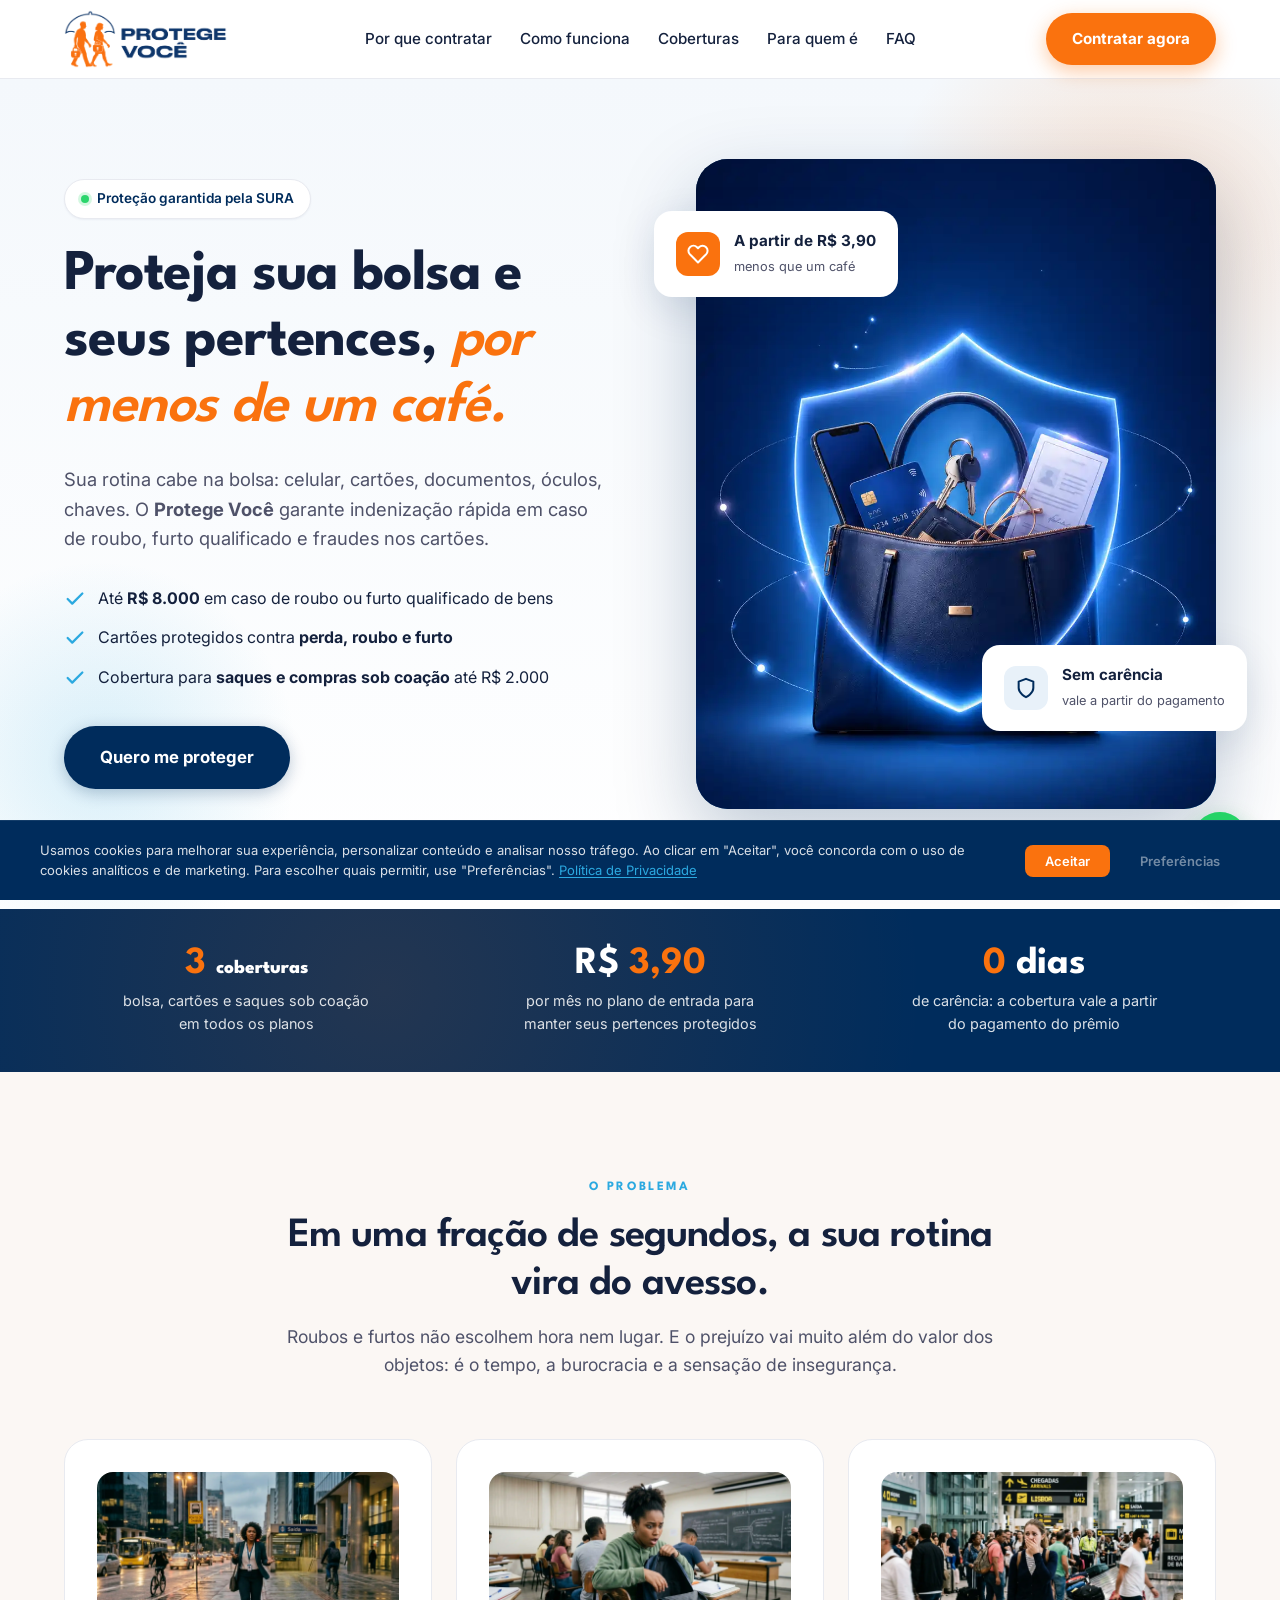
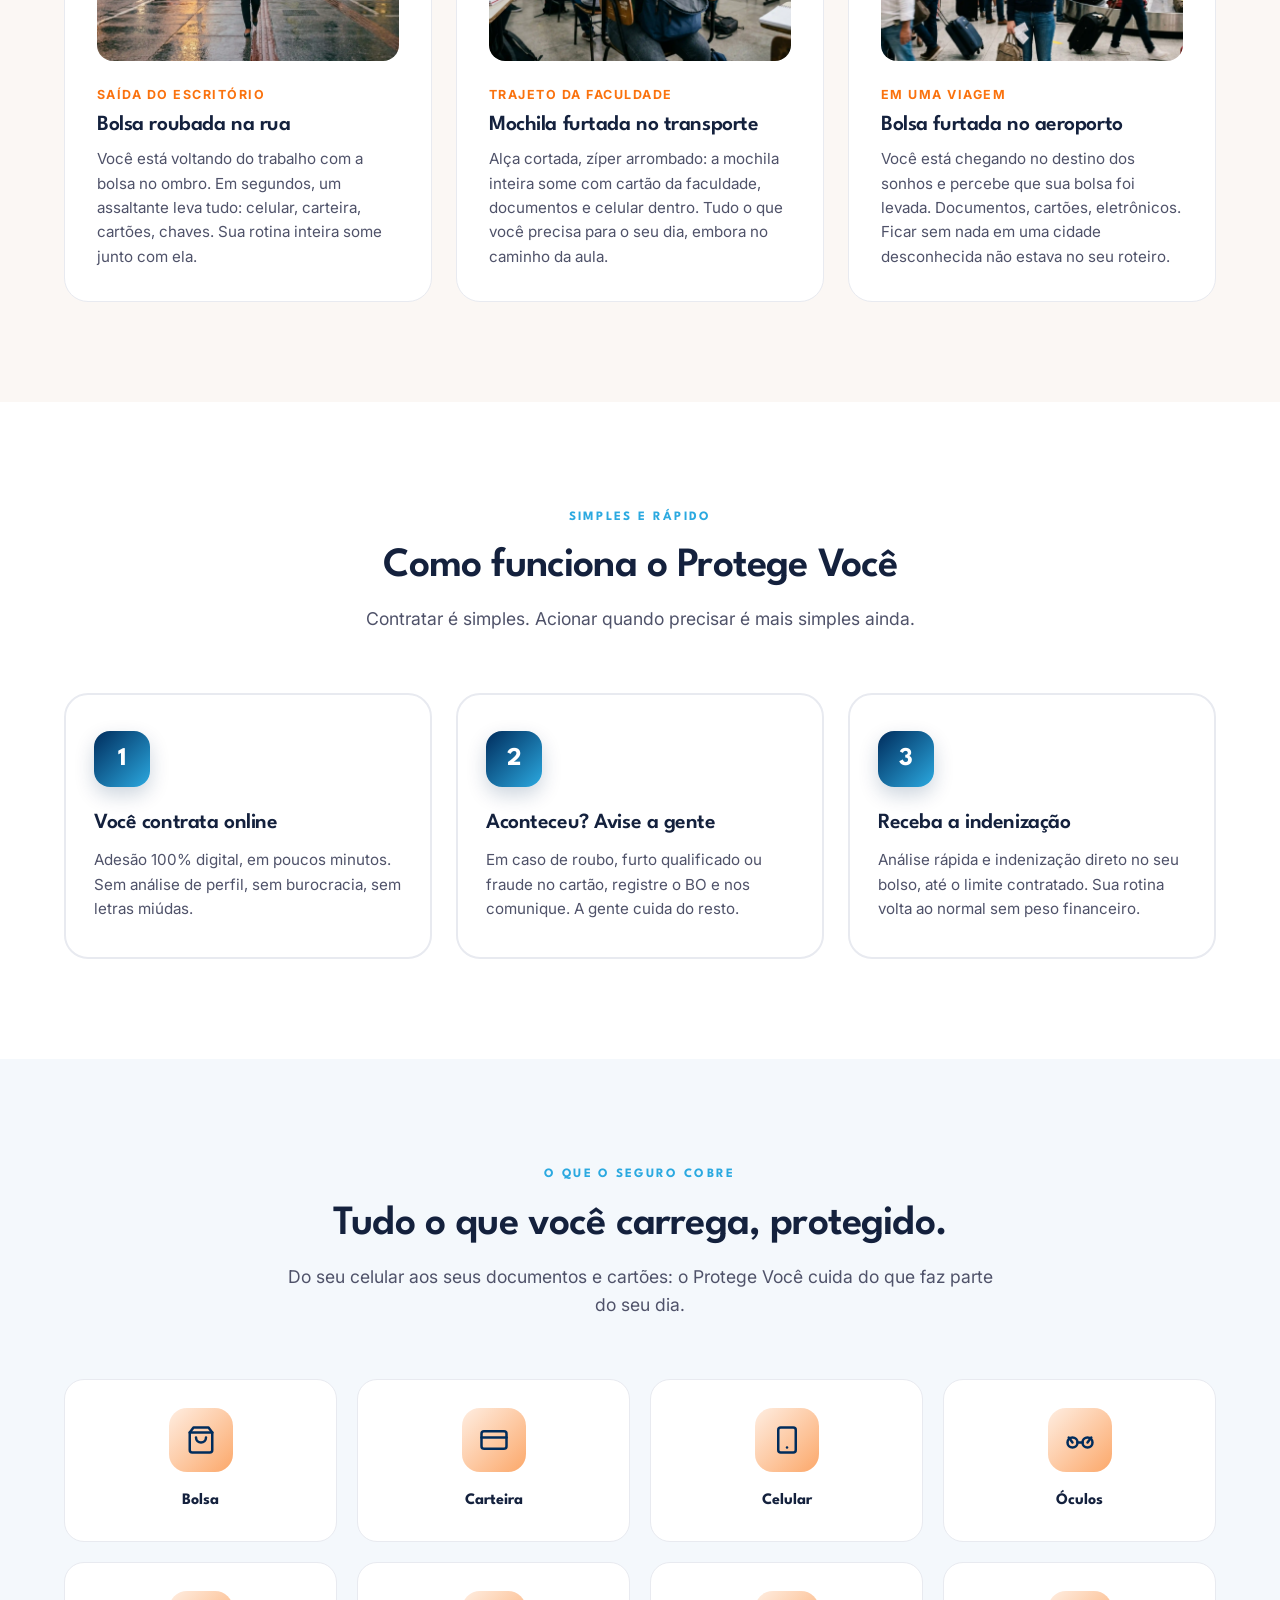
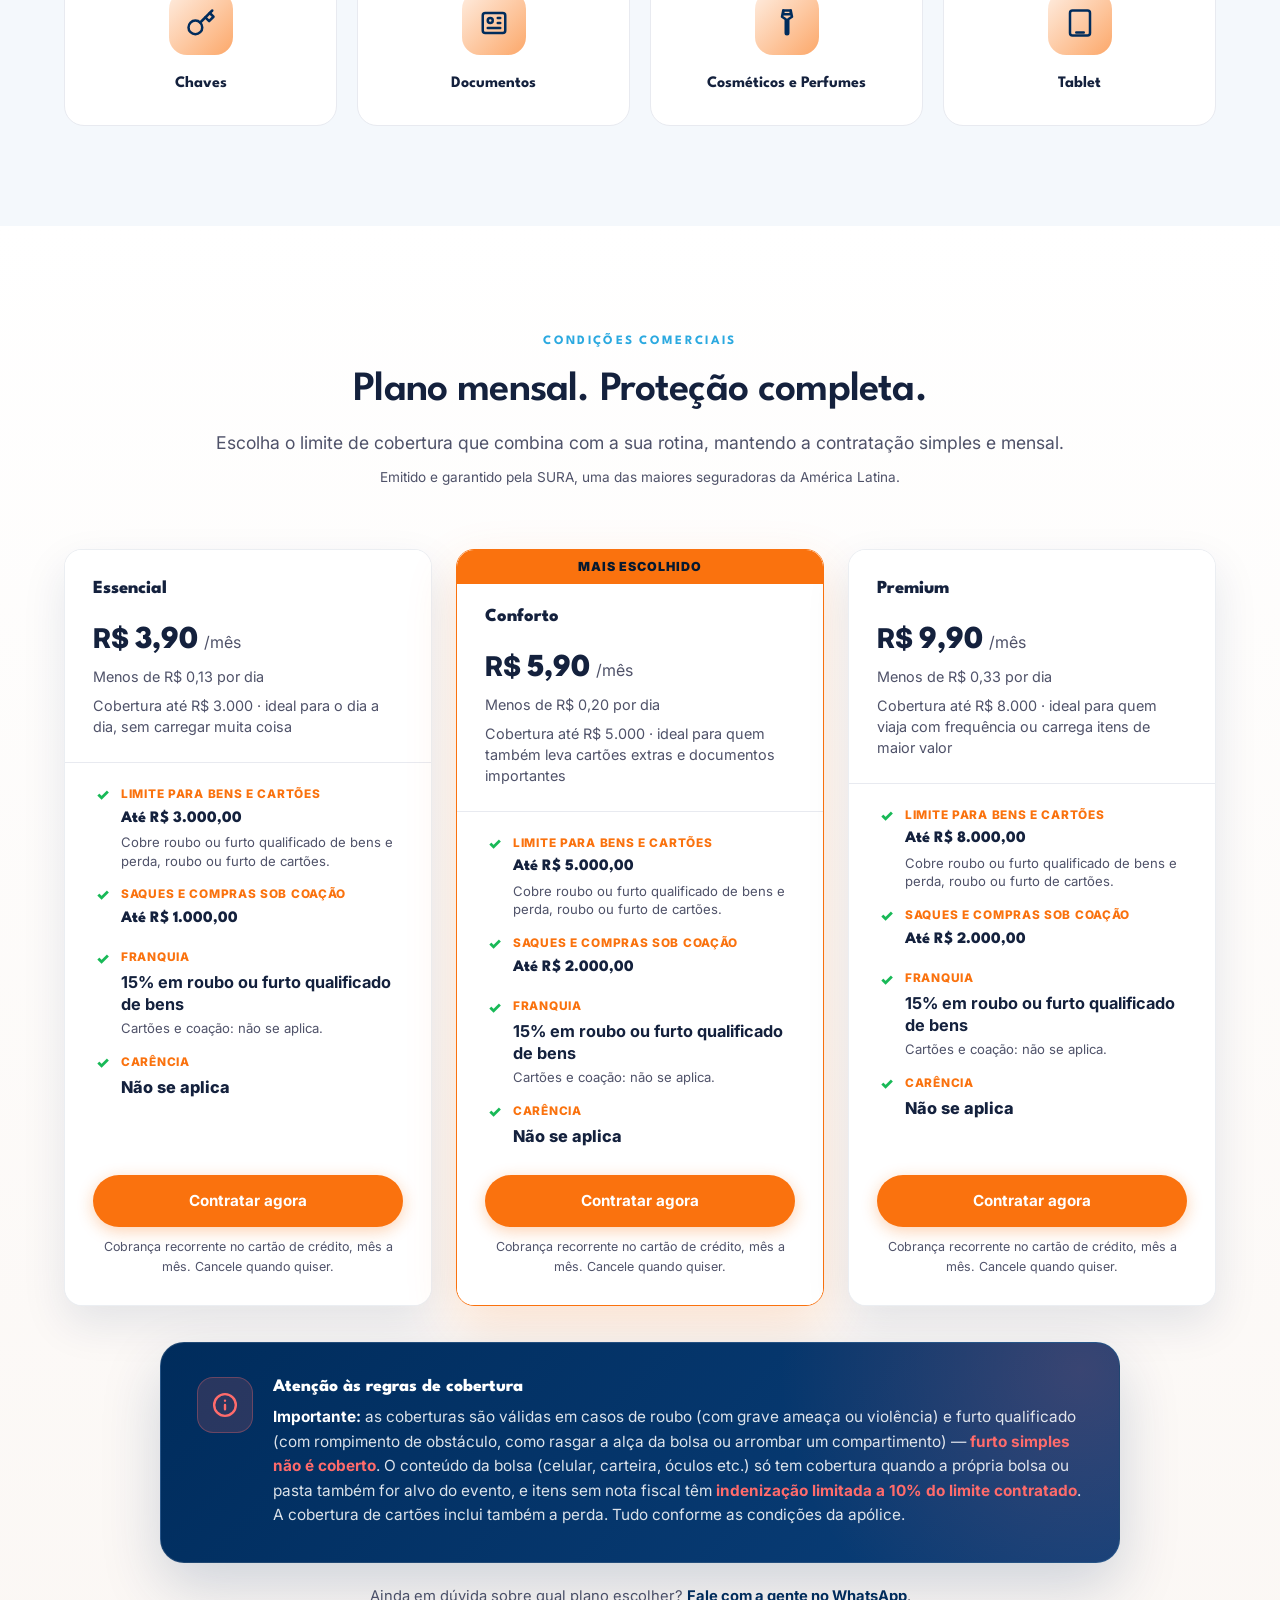
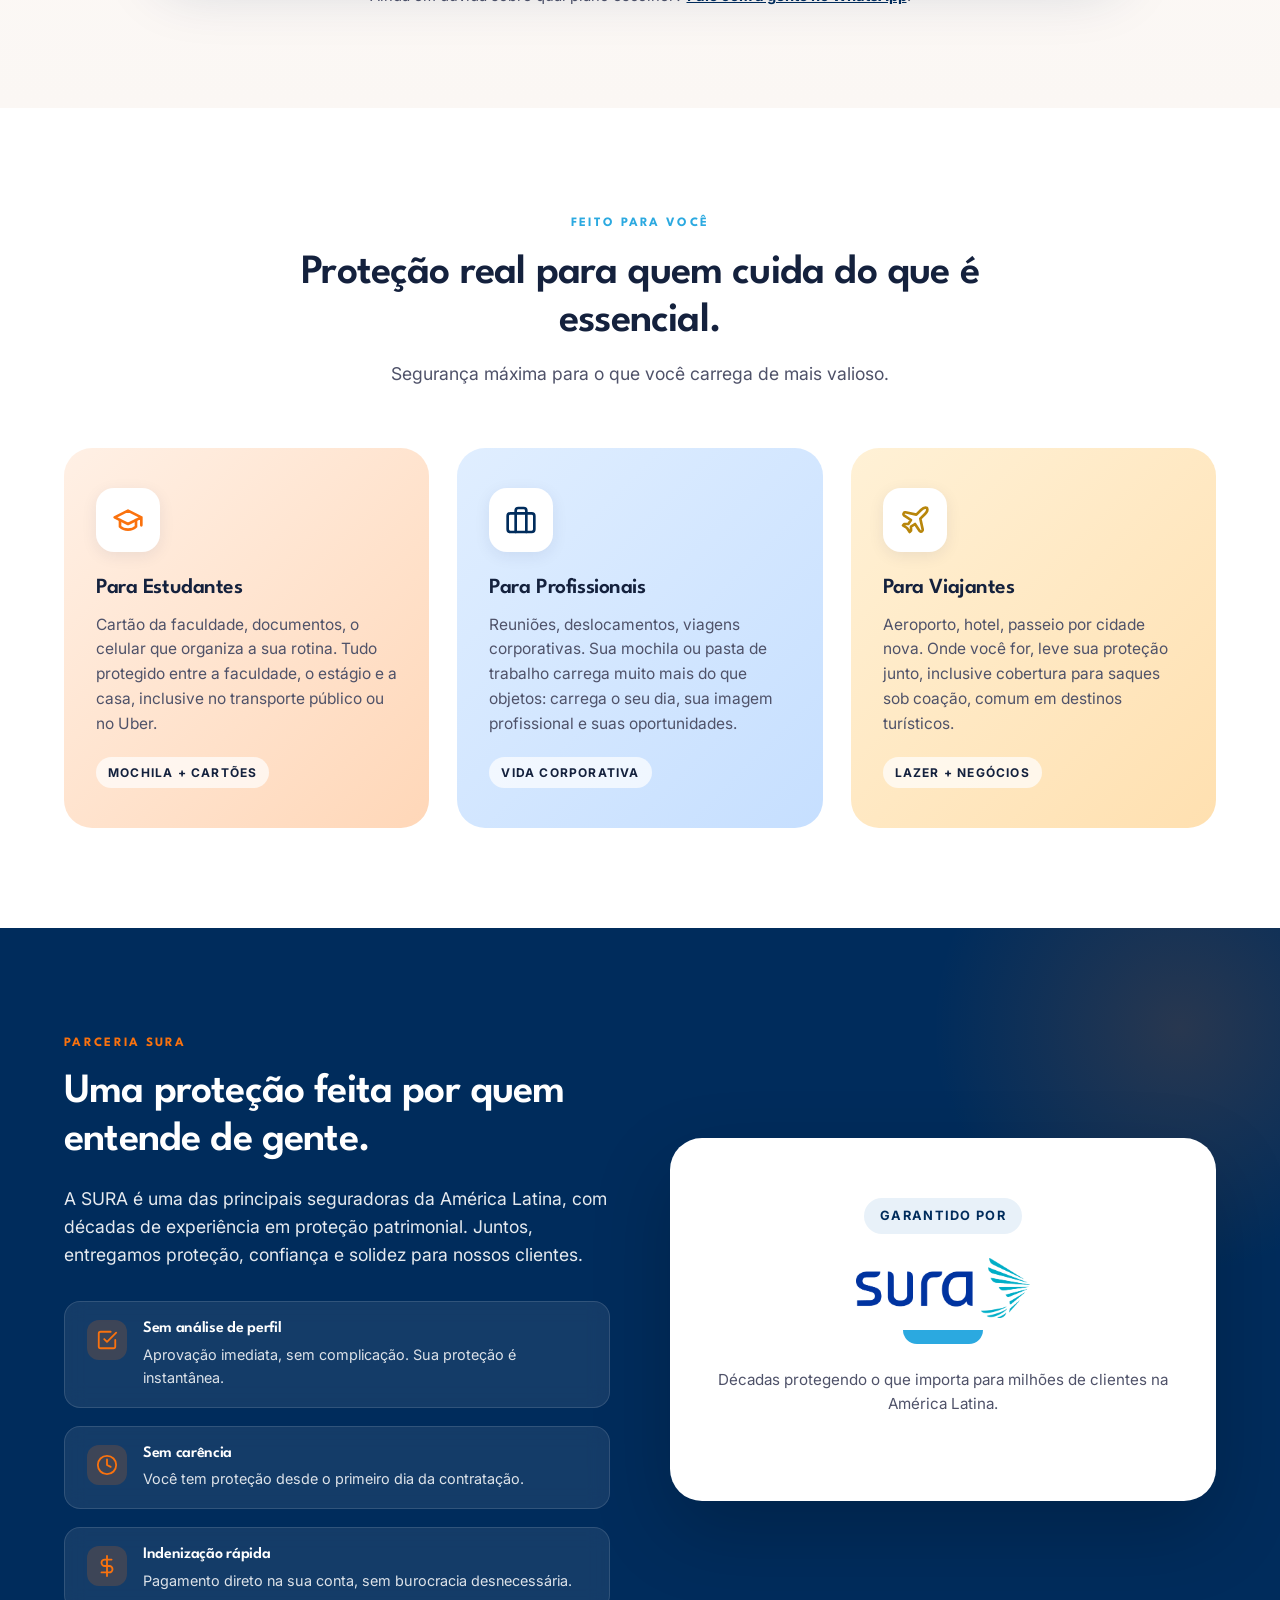
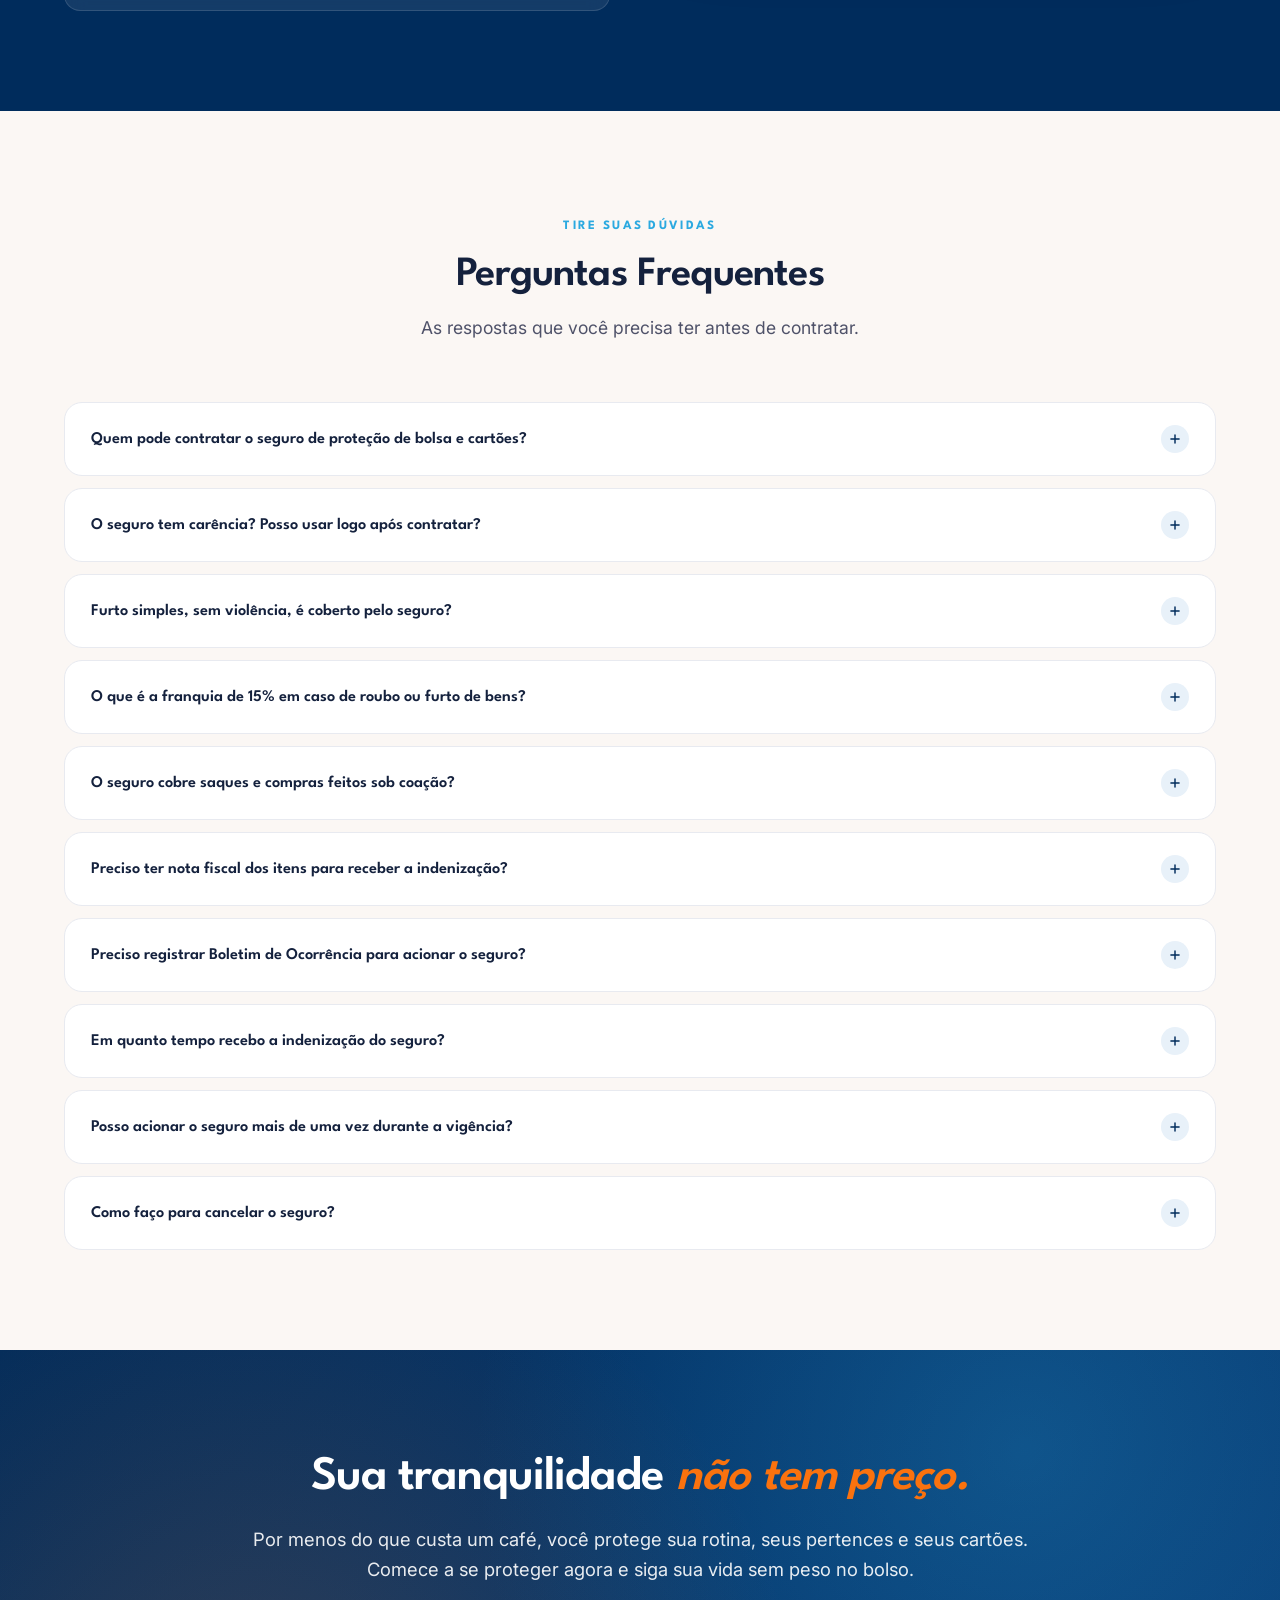
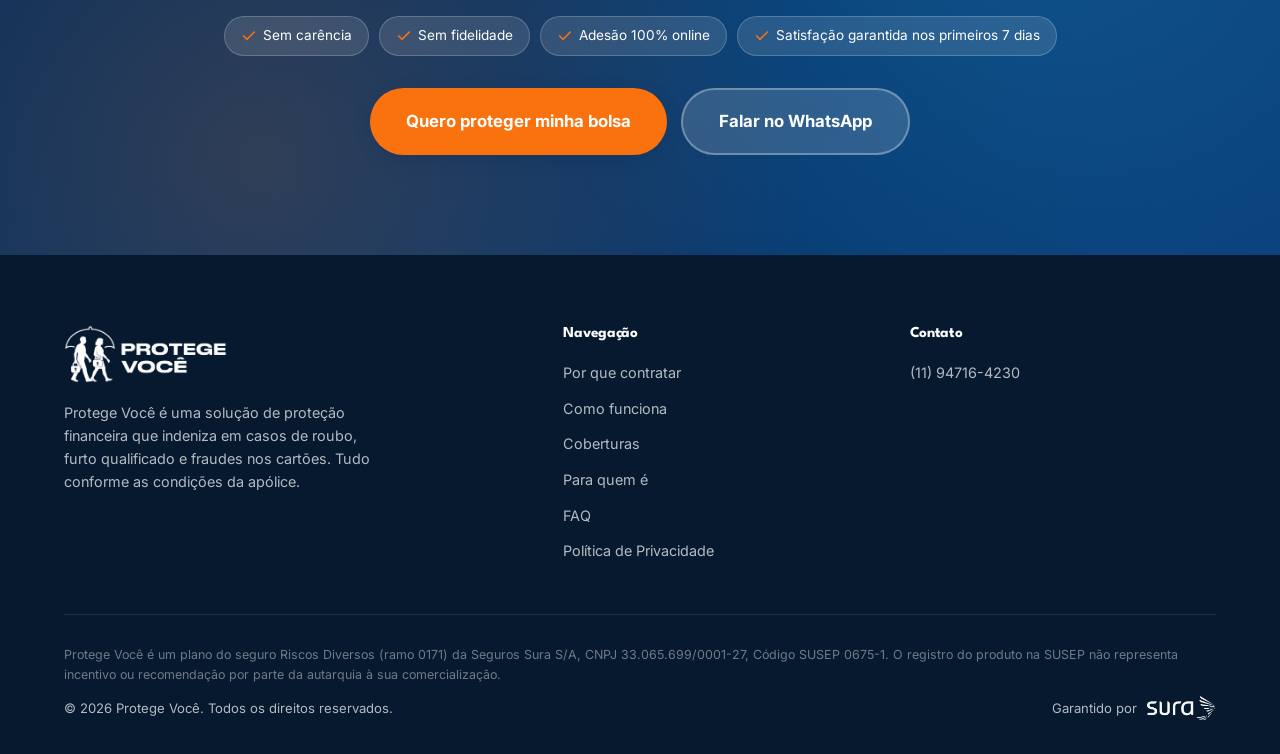
<file: index.html>
<!DOCTYPE html>
<html lang="pt-BR">
<head>
<meta charset="UTF-8" />
<meta name="viewport" content="width=device-width, initial-scale=1.0" />
<title>Protege Você | Proteja sua bolsa por menos de 15 centavos por dia</title>
<meta name="description" content="Proteja sua bolsa, celular, cartões e documentos contra roubo e furto qualificado. São R$ 3,90 por mês, menos de 15 centavos por dia." />
<meta name="robots" content="index, follow" />
<meta name="keywords" content="seguro de bolsa, seguro contra roubo, seguro furto qualificado, proteção de cartões, seguro Protege Você, seguro SURA" />

<link rel="canonical" href="https://portal.pingseguro.com.br/" />

<!-- Open Graph / Facebook, WhatsApp, LinkedIn -->
<meta property="og:type" content="website" />
<meta property="og:locale" content="pt_BR" />
<meta property="og:site_name" content="Protege Você" />
<meta property="og:title" content="Protege Você | Proteja sua bolsa por menos de 15 centavos por dia" />
<meta property="og:description" content="Proteja sua bolsa, celular, cartões e documentos contra roubo e furto qualificado. São R$ 3,90 por mês, menos de 15 centavos por dia." />
<meta property="og:url" content="https://portal.pingseguro.com.br/" />
<meta property="og:image" content="https://portal.pingseguro.com.br/assets/og-protege-voce.jpg" />
<meta property="og:image:alt" content="Protege Você: proteja sua bolsa por menos de 15 centavos por dia, a partir de R$ 3,90 por mês" />
<meta property="og:image:type" content="image/jpeg" />
<meta property="og:image:width" content="1200" />
<meta property="og:image:height" content="630" />

<!-- Twitter / X Card -->
<meta name="twitter:card" content="summary_large_image" />
<meta name="twitter:title" content="Protege Você | Proteja sua bolsa por menos de 15 centavos por dia" />
<meta name="twitter:description" content="Proteja sua bolsa, celular, cartões e documentos contra roubo e furto qualificado. São R$ 3,90 por mês, menos de 15 centavos por dia." />
<meta name="twitter:image" content="https://portal.pingseguro.com.br/assets/og-protege-voce.jpg" />

<link rel="preconnect" href="https://fonts.googleapis.com" />
<link rel="preconnect" href="https://fonts.gstatic.com" crossorigin />
<link href="https://fonts.googleapis.com/css2?family=Inter:wght@400;500;600;700&family=League+Spartan:wght@300;400;500;600;700;800;900&display=swap" rel="stylesheet" media="print" onload="this.media='all'">
<noscript><link href="https://fonts.googleapis.com/css2?family=Inter:wght@400;500;600;700&family=League+Spartan:wght@300;400;500;600;700;800;900&display=swap" rel="stylesheet"></noscript>

<style>
:root {
  --azul-sura: #002C5C;
  --azul-sura-2: #0A3F7A;
  --azul-acento: #2BA9E0;
  --azul-claro: #E8F1F9;
  --azul-suave: #F4F8FC;
  --laranja-suave: #FA720E;
  --laranja-acento: #FA720E;
  --coral: #FF6B6B;
  --creme: #FBF7F4;
  --branco: #FFFFFF;
  --texto: #14213D;
  --texto-suave: #4F5269;
  --texto-claro: #8A8FA3;
  --borda: #E8EAF0;
  --sombra-sm: 0 1px 2px rgba(0, 44, 92, 0.05);
  --sombra-md: 0 4px 16px rgba(0, 44, 92, 0.08);
  --sombra-lg: 0 12px 40px rgba(0, 44, 92, 0.12);
  --transition: all 0.3s cubic-bezier(0.4, 0, 0.2, 1);
}

* { margin: 0; padding: 0; box-sizing: border-box; }
html { scroll-behavior: smooth; }
body {
  font-family: 'Inter', system-ui, -apple-system, sans-serif;
  color: var(--texto);
  background: var(--branco);
  line-height: 1.6;
  -webkit-font-smoothing: antialiased;
  overflow-x: hidden;
}

.container { max-width: 1200px; margin: 0 auto; padding: 0 24px; }

h1, h2, h3, h4 { font-family: 'League Spartan', sans-serif; font-weight: 600; line-height: 1.15; letter-spacing: -0.02em; color: var(--texto); }
h1 { font-size: clamp(2.2rem, 5vw, 3.6rem); font-weight: 700; }
h2 { font-size: clamp(1.8rem, 3.5vw, 2.6rem); }
h3 { font-size: 1.35rem; font-weight: 600; }
.eyebrow { display: inline-block; font-family: 'League Spartan', sans-serif; font-size: 0.8rem; font-weight: 700; color: var(--azul-acento); letter-spacing: 0.18em; text-transform: uppercase; margin-bottom: 1rem; }

/* ===== HEADER / NAV ===== */
.header {
  position: sticky; top: 0; z-index: 100;
  background: rgba(255,255,255,0.92);
  backdrop-filter: blur(14px);
  border-bottom: 1px solid var(--borda);
}
.nav { display: grid; grid-template-columns: minmax(142px, 1fr) auto minmax(190px, 1fr); align-items: center; gap: 28px; min-height: 78px; padding: 10px 0; }
.logo { display: flex; align-items: center; gap: 10px; font-weight: 800; font-size: 1.05rem; color: var(--azul-sura); text-decoration: none; }
.nav > .btn { justify-self: end; }
.nav > .logo { justify-content: flex-start; width: auto; height: 58px; }
.logo-mark {
  width: 38px; height: 38px; border-radius: 12px;
  background: linear-gradient(135deg, var(--azul-sura), var(--azul-acento));
  display: flex; align-items: center; justify-content: center;
  box-shadow: var(--sombra-md);
}
.logo-mark svg { width: 22px; height: 22px; color: white; }
.logo-text { display: flex; flex-direction: column; line-height: 1.05; }
.logo-text strong { font-size: 1rem; }
.logo-text span { font-size: 0.7rem; font-weight: 500; color: var(--texto-suave); letter-spacing: 0.05em; }
.brand-logo-img { display: block; width: auto; max-width: 42vw; height: 58px; object-fit: contain; object-position: left center; }
.footer-brand .logo { display: inline-flex; width: auto; margin-bottom: 18px; }
.footer-brand .brand-logo-img { width: auto; max-width: none; height: 58px; filter: brightness(0) invert(1); }

.nav-links { display: flex; justify-content: center; gap: 28px; }
.nav-links a { color: var(--texto); text-decoration: none; font-weight: 500; font-size: 0.95rem; transition: var(--transition); }
.nav-links a:hover { color: var(--azul-acento); }

.btn { display: inline-flex; align-items: center; justify-content: center; gap: 8px; padding: 14px 26px; border-radius: 999px; font-weight: 700; font-size: 0.95rem; text-decoration: none; transition: var(--transition); cursor: pointer; border: none; }
.btn-primary { background: var(--azul-sura); color: var(--branco); box-shadow: 0 4px 16px rgba(0, 44, 92, 0.25); }
.btn-primary:hover { background: var(--azul-sura-2); transform: translateY(-2px); box-shadow: 0 8px 24px rgba(0, 44, 92, 0.35); }
.btn-secondary { background: transparent; color: var(--azul-sura); border: 2px solid var(--azul-sura); }
.btn-secondary:hover { background: var(--azul-sura); color: var(--branco); }
.btn-accent { background: var(--laranja-acento); color: var(--branco); box-shadow: 0 4px 16px rgba(250, 114, 14, 0.32); }
.btn-accent:hover { background: #D95F0B; transform: translateY(-2px); }
.btn-cta-piscante {
  background: var(--laranja-acento);
  color: var(--branco);
  box-shadow: 0 6px 20px rgba(250, 114, 14, 0.38);
  animation: ctaBlink 1.35s ease-in-out infinite;
}
.btn-cta-piscante:hover {
  background: #D95F0B;
  transform: translateY(-2px);
  box-shadow: 0 10px 28px rgba(250, 114, 14, 0.45);
}
.btn-lg { padding: 18px 36px; font-size: 1.05rem; }

.menu-toggle { display: none; background: none; border: none; color: var(--texto); cursor: pointer; width: 40px; height: 40px; align-items: center; justify-content: center; border-radius: 10px; }
.menu-toggle:hover { background: var(--azul-claro); }

.skip-link {
  position: absolute; left: 16px; top: -60px; z-index: 200;
  background: var(--azul-sura); color: var(--branco); padding: 12px 20px;
  border-radius: 10px; text-decoration: none; font-weight: 700; font-size: 0.9rem;
  transition: top 0.2s ease;
}
.skip-link:focus { top: 16px; }

/* ===== HERO ===== */
.hero { position: relative; padding: 80px 0 100px; background: linear-gradient(180deg, var(--azul-suave) 0%, var(--branco) 100%); overflow: hidden; }
.hero::before {
  content: ''; position: absolute; top: -100px; right: -100px; width: 500px; height: 500px;
  background: radial-gradient(circle, rgba(250, 114, 14, 0.18) 0%, transparent 70%);
  pointer-events: none;
}
.hero::after {
  content: ''; position: absolute; bottom: -50px; left: -100px; width: 400px; height: 400px;
  background: radial-gradient(circle, rgba(43, 169, 224, 0.18) 0%, transparent 70%);
  pointer-events: none;
}
.hero-grid { display: grid; grid-template-columns: 1.1fr 1fr; gap: 60px; align-items: center; position: relative; z-index: 2; }

.trust-badge { display: inline-flex; align-items: center; gap: 8px; padding: 8px 16px; background: var(--branco); border: 1px solid var(--borda); border-radius: 999px; font-size: 0.85rem; font-weight: 600; color: var(--azul-sura); margin-bottom: 24px; box-shadow: var(--sombra-sm); }
.trust-badge .dot { width: 8px; height: 8px; border-radius: 50%; background: #2BD56C; box-shadow: 0 0 0 3px rgba(43, 213, 108, 0.2); }

.hero h1 { margin-bottom: 24px; }
.hero h1 em { font-style: italic; color: var(--laranja-acento); font-weight: 600; }
.hero-sub { font-size: 1.15rem; color: var(--texto-suave); margin-bottom: 32px; max-width: 540px; }

.hero-bullets { list-style: none; margin-bottom: 36px; display: flex; flex-direction: column; gap: 14px; }
.hero-bullets li { display: flex; align-items: flex-start; gap: 12px; font-size: 1rem; color: var(--texto); }
.hero-bullets li svg { flex-shrink: 0; width: 22px; height: 22px; color: var(--azul-acento); margin-top: 2px; }

.hero-cta { display: flex; gap: 16px; flex-wrap: wrap; }

.hero-visual { position: relative; }
.hero-card {
  position: relative; aspect-ratio: 4/5; border-radius: 32px;
  background: linear-gradient(135deg, var(--azul-sura) 0%, var(--azul-sura-2) 50%, var(--azul-acento) 100%);
  overflow: hidden;
  box-shadow: 0 30px 80px rgba(0, 44, 92, 0.25);
}
.hero-card::before {
  content: ''; position: absolute; inset: 0;
  background-image: radial-gradient(circle at 20% 30%, rgba(255,255,255,0.15) 0%, transparent 40%), radial-gradient(circle at 80% 70%, rgba(250, 114, 14, 0.22) 0%, transparent 50%);
}
.hero-bag-illustration { position: absolute; inset: 0; display: flex; align-items: center; justify-content: center; }
.hero-bag-illustration svg { width: 60%; height: auto; color: rgba(255,255,255,0.95); filter: drop-shadow(0 12px 32px rgba(0,0,0,0.25)); }

.hero-floating {
  position: absolute; padding: 18px 22px; background: var(--branco); border-radius: 18px;
  box-shadow: var(--sombra-lg); display: flex; align-items: center; gap: 14px;
}
.hero-floating-1 { top: 8%; left: -8%; }
.hero-floating-2 { bottom: 12%; right: -6%; }
.hero-floating .icon-circle { width: 44px; height: 44px; border-radius: 12px; display: flex; align-items: center; justify-content: center; flex-shrink: 0; }
.hero-floating .icon-rosa { background: var(--laranja-suave); color: var(--branco); }
.hero-floating .icon-azul { background: var(--azul-claro); color: var(--azul-sura); }
.hero-floating-text strong { display: block; font-size: 0.95rem; color: var(--texto); }
.hero-floating-text span { font-size: 0.8rem; color: var(--texto-suave); }

/* ===== HIGHLIGHT BAR ===== */
.highlight-bar { background: var(--azul-sura); padding: 36px 0; color: var(--branco); position: relative; overflow: hidden; }
.highlight-bar::before { content: ''; position: absolute; inset: 0; background: radial-gradient(circle at 30% 50%, rgba(250, 114, 14, 0.14) 0%, transparent 60%); }
.highlight-grid { display: grid; grid-template-columns: repeat(3, 1fr); gap: 30px; position: relative; z-index: 2; }
.highlight-item { text-align: center; }
.highlight-item .num { font-family: 'League Spartan', sans-serif; font-size: 2.4rem; font-weight: 700; color: var(--branco); line-height: 1; }
.highlight-item .num .small { font-family: 'League Spartan', sans-serif; font-size: 1.2rem; font-weight: 800; letter-spacing: 0; }
.highlight-item .num em { color: var(--laranja-suave); font-style: normal; }
.highlight-item .label { font-size: 0.9rem; opacity: 0.85; margin-top: 6px; max-width: 260px; margin-left: auto; margin-right: auto; }

/* ===== SECTIONS GERAL ===== */
section { padding: 100px 0; }
.section-head { text-align: center; max-width: 720px; margin: 0 auto 60px; }
.section-head p { font-size: 1.1rem; color: var(--texto-suave); margin-top: 14px; }

/* ===== PROBLEM ===== */
.problem { background: var(--creme); }
.problem-grid { display: grid; grid-template-columns: repeat(3, 1fr); gap: 24px; }
.problem-card {
  background: var(--branco); border-radius: 24px; padding: 32px;
  border: 1px solid var(--borda); transition: var(--transition);
  position: relative; overflow: hidden;
}
.problem-card:hover { transform: translateY(-6px); box-shadow: var(--sombra-lg); border-color: var(--laranja-suave); }
.problem-card-img {
  aspect-ratio: 16/10; border-radius: 16px; margin-bottom: 24px;
  background: linear-gradient(135deg, var(--azul-claro), var(--laranja-suave));
  display: flex; align-items: center; justify-content: center;
  position: relative; overflow: hidden;
}
.problem-card-img svg { width: 56px; height: 56px; color: var(--azul-sura); position: relative; z-index: 2; }
.problem-card-img::before { content: ''; position: absolute; inset: 0; background-image: radial-gradient(circle at 70% 30%, rgba(255,255,255,0.4), transparent 50%); }
.problem-card .tag { font-size: 0.78rem; font-weight: 700; color: var(--laranja-acento); letter-spacing: 0.12em; text-transform: uppercase; margin-bottom: 8px; }
.problem-card h3 { margin-bottom: 10px; }
.problem-card p { color: var(--texto-suave); font-size: 0.95rem; }

/* ===== HOW IT WORKS ===== */
.steps-grid { display: grid; grid-template-columns: repeat(3, 1fr); gap: 24px; position: relative; }
.step {
  background: var(--branco); border: 2px solid var(--borda); border-radius: 24px;
  padding: 36px 28px; position: relative; transition: var(--transition);
}
.step:hover { border-color: var(--azul-acento); transform: translateY(-4px); box-shadow: var(--sombra-md); }
.step-num {
  width: 56px; height: 56px; border-radius: 16px;
  background: linear-gradient(135deg, var(--azul-sura), var(--azul-acento));
  color: var(--branco); display: flex; align-items: center; justify-content: center;
  font-family: 'League Spartan', sans-serif; font-size: 1.6rem; font-weight: 700;
  margin-bottom: 24px; box-shadow: 0 8px 20px rgba(0, 44, 92, 0.2);
}
.step h3 { margin-bottom: 12px; }
.step p { color: var(--texto-suave); font-size: 0.95rem; }

/* ===== COVERTURAS ===== */
.coberturas { background: var(--azul-suave); }
.coberturas-grid { display: grid; grid-template-columns: repeat(4, 1fr); gap: 20px; }
.cobertura-item {
  background: var(--branco); border-radius: 20px; padding: 28px 20px; text-align: center;
  border: 1px solid var(--borda); transition: var(--transition);
}
.cobertura-item:hover { transform: translateY(-4px); box-shadow: var(--sombra-md); border-color: var(--azul-acento); }
.cobertura-item .icon-wrap {
  width: 64px; height: 64px; border-radius: 18px; margin: 0 auto 16px;
  background: linear-gradient(135deg, rgba(250, 114, 14, 0.12), rgba(250, 114, 14, 0.62));
  display: flex; align-items: center; justify-content: center;
}
.cobertura-item .icon-wrap svg { width: 30px; height: 30px; color: var(--azul-sura); }
.cobertura-item p { font-family: 'League Spartan', sans-serif; font-size: 1rem; font-weight: 700; color: var(--texto); margin: 0; }

.coberturas-info {
  margin-top: 44px; background: linear-gradient(135deg, var(--azul-sura) 0%, var(--azul-sura-2) 100%);
  border-radius: 24px; padding: 34px 36px;
  display: grid; grid-template-columns: auto 1fr; align-items: flex-start; gap: 20px;
  border: 1px solid rgba(255,255,255,0.12);
  box-shadow: 0 24px 60px rgba(0, 44, 92, 0.18);
  position: relative; overflow: hidden;
}
.coberturas-info::before {
  content: ''; position: absolute; inset: 0;
  background: radial-gradient(circle at 96% 12%, rgba(255, 107, 107, 0.2) 0%, transparent 32%);
  pointer-events: none;
}
.coberturas-info > * { position: relative; z-index: 2; }
.coberturas-info .info-icon {
  width: 56px; height: 56px; flex-shrink: 0; border-radius: 16px;
  background: rgba(255, 107, 107, 0.16); color: var(--coral);
  display: flex; align-items: center; justify-content: center;
  border: 1px solid rgba(255, 107, 107, 0.3);
}
.coberturas-info svg { width: 26px; height: 26px; }
.coberturas-info h3 {
  font-family: 'League Spartan', sans-serif; font-size: 1.1rem; font-weight: 800;
  color: var(--branco); margin-bottom: 8px; letter-spacing: 0;
}
.coberturas-info p { color: rgba(255,255,255,0.86); font-size: 0.96rem; margin: 0; }
.coberturas-info p strong { color: var(--branco); }
.coberturas-info p strong.alerta-destaque { color: var(--coral); }

/* ===== PLANO / TABELA ===== */
.plano { background: linear-gradient(180deg, var(--branco) 0%, var(--creme) 100%); scroll-margin-top: 96px; }
.plano .section-head { max-width: 920px; }
.plano .section-head p { white-space: nowrap; }
.plano-wrapper { width: 100%; max-width: none; margin: 0; }

.planificacao-grid {
  display: grid; grid-template-columns: repeat(3, minmax(0, 1fr)); gap: 24px;
}
.planificacao-col {
  display: flex; flex-direction: column; min-width: 0; position: relative;
  background: var(--branco); border: 1px solid rgba(0, 44, 92, 0.08);
  border-radius: 18px; overflow: hidden; box-shadow: 0 18px 44px rgba(0, 44, 92, 0.1);
  transition: var(--transition);
}
.planificacao-col:hover { transform: translateY(-4px); box-shadow: 0 22px 52px rgba(0, 44, 92, 0.14); }
.planificacao-col.destacado { border-color: var(--laranja-acento); box-shadow: 0 20px 52px rgba(250, 114, 14, 0.16); }
.planificacao-col.destacado::before {
  content: 'MAIS ESCOLHIDO'; position: absolute; inset: 0 0 auto; height: 34px; background: var(--laranja-acento); z-index: 3;
  display: flex; align-items: center; justify-content: center;
  color: #06192F; font-size: 0.78rem; font-weight: 900; letter-spacing: 0.08em;
}
.planificacao-head {
  min-height: 190px; padding: 0; display: flex; flex-direction: column; gap: 0;
  background: var(--branco); border-bottom: 1px solid var(--borda);
}
.planificacao-title {
  display: flex; align-items: center; justify-content: space-between; gap: 12px;
  background: var(--branco); padding: 28px 28px 0;
}
.planificacao-col.destacado .planificacao-title { padding-top: 56px; }
.planificacao-title h4 {
  font-family: 'League Spartan', sans-serif; font-size: 1.15rem; font-weight: 800; letter-spacing: 0;
  text-transform: none; color: var(--texto);
}
.plano-tag {
  display: none;
}
.plano-preco { min-height: 40px; display: flex; align-items: baseline; gap: 6px; flex-wrap: wrap; }
.plano-preco .label { flex-basis: 100%; font-size: 0.9rem; color: var(--texto-suave); margin-right: 0; }
.plano-preco .parcelas { font-size: 1rem; font-weight: 800; color: var(--azul-sura); margin-right: 2px; }
.plano-preco .moeda { font-size: 1.7rem; font-weight: 800; color: var(--texto); }
.plano-preco .num { font-family: 'League Spartan', sans-serif; font-size: 2rem; font-weight: 800; color: var(--texto); line-height: 1; letter-spacing: 0; }
.plano-preco .periodo { font-size: 1rem; color: var(--texto-suave); }
.plano-preco .cafezinho { flex-basis: 100%; font-size: 0.9rem; color: var(--texto-suave); margin-top: -2px; }
.planificacao-head .plano-preco { padding: 18px 28px 0; }
.planificacao-sub { color: var(--texto-suave); font-size: 0.9rem; line-height: 1.45; padding: 8px 28px 24px; }
.planificacao-body { display: flex; flex-direction: column; flex: 1; gap: 15px; padding: 22px 28px 0; }
.planificacao-row {
  min-height: auto; padding: 0; display: grid; grid-template-columns: 18px minmax(0, 1fr);
  column-gap: 10px; row-gap: 4px; align-content: start;
}
.planificacao-row::before {
  content: '\2713'; grid-column: 1; grid-row: 1 / span 3;
  width: 18px; height: 18px; display: inline-flex; align-items: center; justify-content: center;
  color: #18B957; font-size: 0.95rem; font-weight: 900; line-height: 1; margin-top: 1px;
}
.planificacao-row > * { grid-column: 2; }
.planificacao-row.compact { min-height: auto; }
.planificacao-row .label {
  font-size: 0.74rem; font-weight: 800; color: var(--laranja-acento); letter-spacing: 0.06em; text-transform: uppercase;
}
.planificacao-row strong { font-size: 1.02rem; color: var(--texto); line-height: 1.35; }
.planificacao-row .valor { font-family: 'League Spartan', sans-serif; font-size: 1rem; font-weight: 800; color: var(--texto); line-height: 1.35; }
.planificacao-row small { color: var(--texto-suave); font-size: 0.82rem; line-height: 1.4; }
.status-ok {
  width: auto; display: block; padding: 0; border-radius: 0; color: var(--texto);
  background: transparent; border: none; font-size: 1rem; font-weight: 800;
}
.planificacao-cta { margin-top: auto; padding: 24px 28px 28px; background: var(--branco); }
.planificacao-cta .btn { width: 100%; }

.plano-notas { max-width: 960px; margin: 36px auto 0; display: grid; gap: 18px; }
.plano-notas .coberturas-info { margin-top: 0; }

/* ===== PARA QUEM É ===== */
.personas { background: var(--branco); }
.personas-grid { display: grid; grid-template-columns: repeat(3, 1fr); gap: 28px; }
.persona-card {
  border-radius: 28px; padding: 40px 32px; position: relative; overflow: hidden;
  transition: var(--transition); cursor: default;
}
.persona-card:hover { transform: translateY(-6px); }
.persona-1 { background: linear-gradient(135deg, #FFF0E5 0%, #FFD7B8 100%); }
.persona-2 { background: linear-gradient(135deg, #E0EEFF 0%, #C6DFFF 100%); }
.persona-3 { background: linear-gradient(135deg, #FFF1D6 0%, #FFE0B0 100%); }
.persona-card .persona-icon {
  width: 64px; height: 64px; border-radius: 18px;
  background: var(--branco); display: flex; align-items: center; justify-content: center;
  margin-bottom: 24px; box-shadow: var(--sombra-md);
}
.persona-card .persona-icon svg { width: 32px; height: 32px; }
.persona-1 .persona-icon svg { color: var(--laranja-acento); }
.persona-2 .persona-icon svg { color: var(--azul-sura); }
.persona-3 .persona-icon svg { color: #B8860B; }
.persona-card h3 { margin-bottom: 12px; }
.persona-card p { color: var(--texto-suave); font-size: 0.97rem; }
.persona-card .tag {
  display: inline-block; font-size: 0.75rem; font-weight: 700; letter-spacing: 0.1em;
  text-transform: uppercase; padding: 6px 12px; border-radius: 999px;
  background: rgba(255,255,255,0.7); color: var(--texto); margin-top: 20px;
}

/* ===== SURA ===== */
.sura { background: var(--azul-sura); color: var(--branco); position: relative; overflow: hidden; }
.sura::before {
  content: ''; position: absolute; top: -150px; right: -150px; width: 500px; height: 500px;
  background: radial-gradient(circle, rgba(250, 114, 14, 0.16) 0%, transparent 70%);
}
.sura-grid { display: grid; grid-template-columns: 1fr 1fr; gap: 60px; align-items: center; position: relative; z-index: 2; }
.sura h2 { color: var(--branco); margin-bottom: 20px; }
.sura .lead { font-size: 1.1rem; opacity: 0.9; margin-bottom: 32px; }
.sura-features { display: flex; flex-direction: column; gap: 18px; }
.sura-feature { display: flex; gap: 16px; align-items: flex-start; padding: 18px 22px; background: rgba(255,255,255,0.08); border-radius: 16px; backdrop-filter: blur(10px); border: 1px solid rgba(255,255,255,0.12); }
.sura-feature .feat-icon { flex-shrink: 0; width: 40px; height: 40px; border-radius: 12px; background: rgba(250, 114, 14, 0.18); display: flex; align-items: center; justify-content: center; }
.sura-feature .feat-icon svg { width: 22px; height: 22px; color: var(--laranja-suave); }
.sura-feature h4 { color: var(--branco); font-family: 'League Spartan', sans-serif; font-size: 1rem; margin-bottom: 4px; }
.sura-feature p { font-size: 0.9rem; opacity: 0.85; margin: 0; }

.sura-logo-card {
  background: var(--branco); border-radius: 32px; padding: 60px 40px; text-align: center;
  box-shadow: 0 30px 80px rgba(0,0,0,0.2);
}
.sura-logo-card .selo {
  display: inline-flex; align-items: center; gap: 10px; padding: 8px 16px;
  background: var(--azul-claro); border-radius: 999px; font-size: 0.8rem; font-weight: 700; color: var(--azul-sura); letter-spacing: 0.1em; text-transform: uppercase; margin-bottom: 24px;
}
.sura-logo-card .logo-grande {
  font-family: 'League Spartan', sans-serif; font-size: 4rem; font-weight: 800; color: var(--azul-sura); letter-spacing: -0.04em; line-height: 1;
}
.sura-logo-card .logo-curve { width: 80px; height: 14px; margin: 12px auto 24px; background: var(--azul-acento); border-radius: 0 0 80px 80px; }
.sura-logo-card .desc { color: var(--texto-suave); font-size: 0.95rem; margin-bottom: 24px; }
.sura-logo-card .stats { display: grid; grid-template-columns: repeat(3, 1fr); gap: 16px; padding-top: 24px; border-top: 1px solid var(--borda); }
.sura-logo-card .stat-num { font-family: 'League Spartan', sans-serif; font-size: 1.4rem; font-weight: 700; color: var(--azul-sura); }
.sura-logo-card .stat-label { font-size: 0.75rem; color: var(--texto-suave); }

/* ===== FAQ ===== */
.faq { background: var(--creme); }
.faq-list { max-width: 100%; margin: 0 auto; display: flex; flex-direction: column; gap: 12px; }
.faq-item {
  background: var(--branco); border-radius: 18px; border: 1px solid var(--borda);
  overflow: hidden; transition: var(--transition);
}
.faq-item:hover { border-color: var(--azul-acento); }
.faq-question {
  width: 100%; padding: 22px 26px; display: flex; justify-content: space-between; align-items: center;
  background: none; border: none; cursor: pointer; text-align: left;
  font-family: 'League Spartan', sans-serif; font-size: 1.02rem; font-weight: 600; color: var(--texto);
}
.faq-question .icon { width: 28px; height: 28px; border-radius: 50%; background: var(--azul-claro); color: var(--azul-sura); display: flex; align-items: center; justify-content: center; transition: var(--transition); flex-shrink: 0; margin-left: 16px; }
.faq-item.active .faq-question .icon { background: var(--azul-sura); color: var(--branco); transform: rotate(45deg); }
.faq-answer { max-height: 0; overflow: hidden; transition: max-height 0.4s ease; }
.faq-item.active .faq-answer { max-height: 400px; }
.faq-answer-inner { padding: 0 26px 24px; color: var(--texto-suave); font-size: 0.97rem; line-height: 1.65; }

/* ===== CTA FINAL ===== */
.cta-final { padding: 100px 0; background: linear-gradient(135deg, var(--azul-sura) 0%, var(--azul-sura-2) 100%); color: var(--branco); position: relative; overflow: hidden; }
.cta-final::before { content: ''; position: absolute; inset: 0; background-image: radial-gradient(circle at 20% 80%, rgba(250, 114, 14, 0.18) 0%, transparent 50%), radial-gradient(circle at 80% 20%, rgba(43, 169, 224, 0.25) 0%, transparent 50%); }
.cta-grid { max-width: 100%; margin: 0 auto; text-align: center; position: relative; z-index: 2; }
.cta-final h2 { color: var(--branco); font-size: clamp(2rem, 4vw, 3rem); margin-bottom: 20px; }
.cta-final h2 em { color: var(--laranja-suave); font-style: italic; }
.cta-final p { font-size: 1.15rem; opacity: 0.9; margin-bottom: 32px; max-width: 800px; margin-left: auto; margin-right: auto; }
.cta-pills { display: flex; flex-wrap: wrap; justify-content: center; gap: 10px; margin-bottom: 32px; }
.cta-pill { display: inline-flex; align-items: center; gap: 6px; padding: 8px 16px; background: rgba(255,255,255,0.12); border: 1px solid rgba(255,255,255,0.2); border-radius: 999px; font-size: 0.85rem; }
.cta-pill svg { width: 16px; height: 16px; color: var(--laranja-suave); }
.cta-buttons { display: flex; justify-content: center; gap: 14px; flex-wrap: wrap; }
.cta-buttons .btn-primary { background: var(--laranja-acento); }
.cta-buttons .btn-primary:hover { background: #D95F0B; }
.cta-buttons .btn-whats { background: rgba(255,255,255,0.15); border: 2px solid rgba(255,255,255,0.3); color: var(--branco); }
.cta-buttons .btn-whats:hover { background: var(--branco); color: var(--azul-sura); }

/* ===== FOOTER ===== */
.footer { background: #06192F; color: rgba(255,255,255,0.7); padding: 70px 0 30px; }
.footer-grid { display: grid; grid-template-columns: 1.5fr 1fr 1fr; gap: 40px; margin-bottom: 50px; }
.footer-brand .logo { color: var(--branco); }
.footer-brand .logo-text strong { color: var(--branco); }
.footer-brand .logo-text span { color: rgba(255,255,255,0.6); }
.footer-brand p { font-size: 0.9rem; line-height: 1.6; max-width: 320px; }
.footer h4 { font-family: 'League Spartan', sans-serif; color: var(--branco); font-size: 0.95rem; font-weight: 700; margin-bottom: 18px; }
.footer ul { list-style: none; display: flex; flex-direction: column; gap: 10px; }
.footer ul a { color: rgba(255,255,255,0.7); text-decoration: none; font-size: 0.9rem; transition: var(--transition); }
.footer ul a:hover { color: var(--laranja-suave); }
.footer-bottom { padding-top: 30px; border-top: 1px solid rgba(255,255,255,0.1); display: flex; justify-content: space-between; align-items: center; flex-wrap: wrap; gap: 16px; font-size: 0.82rem; }
.footer-bottom .sura-mini { display: flex; align-items: center; gap: 10px; }
.footer-bottom .sura-mini-logo { font-family: 'League Spartan', sans-serif; font-weight: 700; color: var(--branco); font-size: 1.2rem; }
.footer-bottom .sura-mini-logo img { filter: brightness(0) invert(1); opacity: 0.96; }

.floating-whatsapp {
  position: fixed; right: 24px; bottom: 24px; z-index: 150;
  display: inline-flex; align-items: center; justify-content: center;
  width: 72px; height: 72px; border-radius: 50%;
  background: transparent; color: var(--branco); text-decoration: none;
  transition: var(--transition);
}
.floating-whatsapp::before {
  content: ''; position: absolute; inset: 8px; border-radius: 50%;
  background: #25D366;
  box-shadow: 0 16px 32px rgba(0,0,0,0.18), 0 10px 26px rgba(37, 211, 102, 0.32);
  animation: whatsappPulse 2.6s ease-in-out infinite;
}
.floating-whatsapp::after {
  content: ''; position: absolute; inset: 8px; border-radius: 50%;
  border: 1px solid rgba(37, 211, 102, 0.42);
  animation: whatsappRing 2.6s ease-out infinite;
}
.floating-whatsapp:hover { transform: translateY(-3px) scale(1.03); }
.floating-whatsapp-logo { position: relative; z-index: 2; width: 34px; height: 34px; display: block; pointer-events: none; animation: whatsappLogoPop 2.6s ease-in-out infinite; }
.floating-whatsapp-logo img { position: absolute; inset: 0; width: 100%; height: 100%; object-fit: contain; display: block; }

/* ===== MOBILE STICKY CTA ===== */
.mobile-sticky-cta {
  display: none; position: fixed; left: 0; right: 0; bottom: 0; z-index: 140;
  background: var(--branco); border-top: 1px solid var(--borda);
  padding: 12px 18px; align-items: center; justify-content: space-between; gap: 14px;
  box-shadow: 0 -6px 24px rgba(0, 44, 92, 0.14);
}
.mobile-sticky-cta .msc-price strong { display: block; font-size: 1.02rem; color: var(--texto); }
.mobile-sticky-cta .msc-price span { display: block; font-size: 0.76rem; color: var(--texto-suave); }
.mobile-sticky-cta .btn { padding: 12px 22px; font-size: 0.9rem; white-space: nowrap; }

/* ===== RESPONSIVE ===== */
@media (max-width: 968px) {
  .mobile-sticky-cta { display: flex; }
  .floating-whatsapp { bottom: 86px; }
  .nav { grid-template-columns: 1fr auto; gap: 14px; position: relative; }
  .nav > .btn { display: none; }
  .nav-links {
    display: none; position: absolute; top: calc(100% + 1px); left: -24px; right: -24px;
    flex-direction: column; gap: 0; background: var(--branco);
    border-bottom: 1px solid var(--borda); box-shadow: var(--sombra-lg);
    padding: 6px 24px 12px; z-index: 130;
  }
  .nav-links.open { display: flex; }
  .nav-links a { padding: 15px 2px; border-bottom: 1px solid var(--borda); font-size: 1rem; }
  .nav-links a:last-child { border-bottom: none; }
  .menu-toggle { display: flex; grid-column: 2; }
  .hero { padding: 60px 0 80px; }
  .hero-grid { grid-template-columns: 1fr; gap: 40px; }
  .hero-floating-1 { left: 0%; }
  .hero-floating-2 { right: 0%; }
  .highlight-grid { grid-template-columns: 1fr; gap: 20px; }
  .problem-grid, .steps-grid, .personas-grid { grid-template-columns: 1fr; }
  .coberturas-grid { grid-template-columns: repeat(2, 1fr); }
  .sura-grid { grid-template-columns: 1fr; }
  .footer-grid { grid-template-columns: 1fr 1fr; }
  section { padding: 70px 0; }
  .planificacao-grid { grid-template-columns: 1fr; gap: 18px; }
  .planificacao-head { min-height: auto; }
  .planificacao-title { padding: 24px 24px 0; }
  .planificacao-col.destacado .planificacao-title { padding-top: 52px; }
  .planificacao-head .plano-preco { padding: 16px 24px 0; }
  .planificacao-sub { padding: 8px 24px 22px; }
  .planificacao-body { padding: 20px 24px 0; }
  .planificacao-row { min-height: auto; padding: 0; }
  .planificacao-cta { padding: 22px 24px 24px; }
  .plano-notas { margin-top: 24px; }
  .plano .section-head p { white-space: normal; }
  .coberturas-info { grid-template-columns: 1fr; }
}
@media (max-width: 540px) {
  .footer-grid { grid-template-columns: 1fr; }
  .coberturas-grid { grid-template-columns: 1fr 1fr; }
  .hero-floating { padding: 12px 14px; }
  .hero-floating-text strong { font-size: 0.85rem; }
  .hero-floating-text span { font-size: 0.72rem; }
  .brand-logo-img { width: auto; height: 52px; }
  .nav > .logo { width: auto; }
  .footer-brand .logo { width: auto; }
  .floating-whatsapp { right: 14px; bottom: 78px; width: 64px; height: 64px; }
  .floating-whatsapp-logo { width: 31px; height: 31px; }
  .mobile-sticky-cta { padding: 10px 14px; }
  .mobile-sticky-cta .msc-price strong { font-size: 0.92rem; }
  .mobile-sticky-cta .btn { padding: 11px 18px; font-size: 0.85rem; }
}

/* ===== ANIMATIONS ===== */
@keyframes fadeUp { from { opacity: 0; transform: translateY(24px); } to { opacity: 1; transform: translateY(0); } }
.reveal { opacity: 0; transform: translateY(24px); transition: opacity 0.6s, transform 0.6s; }
.reveal.in { opacity: 1; transform: translateY(0); }

@keyframes float { 0%, 100% { transform: translateY(0); } 50% { transform: translateY(-8px); } }
.hero-floating-1 { animation: float 4s ease-in-out infinite; }
.hero-floating-2 { animation: float 4s ease-in-out infinite 2s; }

@keyframes ctaBlink {
  0%, 100% { background: var(--laranja-acento); box-shadow: 0 6px 20px rgba(250, 114, 14, 0.38), 0 0 0 0 rgba(250, 114, 14, 0.35); }
  50% { background: #FF9A2E; box-shadow: 0 8px 26px rgba(250, 114, 14, 0.5), 0 0 0 8px rgba(250, 114, 14, 0.12); }
}

@media (prefers-reduced-motion: reduce) {
  .btn-cta-piscante { animation: none; }
}

@keyframes whatsappPulse {
  0%, 100% { transform: scale(1); box-shadow: 0 16px 32px rgba(0,0,0,0.18), 0 10px 26px rgba(37, 211, 102, 0.32); }
  50% { transform: scale(1.04); box-shadow: 0 18px 36px rgba(0,0,0,0.18), 0 12px 30px rgba(37, 211, 102, 0.42); }
}
@keyframes whatsappRing {
  0% { transform: scale(0.78); opacity: 0.45; }
  70%, 100% { transform: scale(1.12); opacity: 0; }
}
@keyframes whatsappLogoPop {
  0%, 100% { transform: scale(1); }
  40% { transform: scale(1.08); }
  58% { transform: scale(0.98); }
}
</style>
<script type="application/ld+json">
{
  "@context": "https://schema.org",
  "@type": "FAQPage",
  "mainEntity": [
    {
      "@type": "Question",
      "name": "Quem pode contratar o seguro de proteção de bolsa e cartões?",
      "acceptedAnswer": { "@type": "Answer", "text": "A contratação é livre para qualquer pessoa física que queira proteger sua bolsa, mochila, pasta, pochete ou maleta, além de seus cartões e demais pertences." }
    },
    {
      "@type": "Question",
      "name": "O seguro tem carência? Posso usar logo após contratar?",
      "acceptedAnswer": { "@type": "Answer", "text": "Não há carência nas três coberturas dos planos. A vigência do seguro começa às 24h da data do pagamento do prêmio, ou seja, a proteção já vale desde o dia em que você contrata e paga online." }
    },
    {
      "@type": "Question",
      "name": "Furto simples, sem violência, é coberto pelo seguro?",
      "acceptedAnswer": { "@type": "Answer", "text": "Não. A cobertura de bens vale apenas para Roubo (subtração mediante violência ou grave ameaça) e Furto Qualificado (subtração com rompimento de obstáculo, destreza, escalada, fraude ou chave falsa). Furto simples, estelionato, perda ou simples desaparecimento do bem não são cobertos." }
    },
    {
      "@type": "Question",
      "name": "O que é a franquia de 15% em caso de roubo ou furto de bens?",
      "acceptedAnswer": { "@type": "Answer", "text": "Em caso de roubo ou furto qualificado de bens, é descontado da indenização um percentual de 15% sobre o valor pago a título de franquia. As coberturas de cartões e de saques sob coação não têm franquia: o valor é integral até o limite contratado." }
    },
    {
      "@type": "Question",
      "name": "O seguro cobre saques e compras feitos sob coação?",
      "acceptedAnswer": { "@type": "Answer", "text": "Sim. Em situações de coação para realizar saques ou compras sob ameaça, há cobertura de até R$ 2.000, conforme o plano contratado, sem franquia e sem carência." }
    },
    {
      "@type": "Question",
      "name": "Preciso ter nota fiscal dos itens para receber a indenização?",
      "acceptedAnswer": { "@type": "Answer", "text": "O ideal é guardar a nota fiscal dos itens cobertos. Sem ela, a indenização desse item fica limitada a 10% do Limite Máximo de Garantia contratado. O conteúdo da bolsa só tem cobertura quando a própria bolsa ou pasta também foi alvo do roubo ou furto qualificado." }
    },
    {
      "@type": "Question",
      "name": "Preciso registrar Boletim de Ocorrência para acionar o seguro?",
      "acceptedAnswer": { "@type": "Answer", "text": "Sim. O BO é o documento que comprova o sinistro e é exigido para a análise da indenização. Pode ser registrado online, na maioria dos estados, ou presencialmente na delegacia mais próxima." }
    },
    {
      "@type": "Question",
      "name": "Em quanto tempo recebo a indenização do seguro?",
      "acceptedAnswer": { "@type": "Answer", "text": "Após o envio de toda a documentação necessária, a Seguradora tem até 30 dias corridos para efetuar o pagamento da indenização, contados a partir da entrega completa dos documentos e do pagamento da franquia, quando aplicável." }
    },
    {
      "@type": "Question",
      "name": "Posso acionar o seguro mais de uma vez durante a vigência?",
      "acceptedAnswer": { "@type": "Answer", "text": "Sim, dentro do limite máximo anual de cobertura previsto na apólice. Após cada sinistro, o limite restante segue válido para novos eventos durante o período de vigência." }
    },
    {
      "@type": "Question",
      "name": "Como faço para cancelar o seguro?",
      "acceptedAnswer": { "@type": "Answer", "text": "Você pode cancelar quando quiser, sem multa, entrando em contato com o atendimento. Sem fidelidade." }
    }
  ]
}
</script>
<script type="application/ld+json">
{
  "@context": "https://schema.org",
  "@type": "Service",
  "serviceType": "Seguro de proteção contra roubo, furto qualificado e fraude em cartões",
  "name": "Protege Você",
  "description": "Seguro que garante indenização em caso de roubo ou furto qualificado de bolsa, mochila ou pasta e seu conteúdo, além de perda, roubo ou furto de cartões e saques ou compras sob coação.",
  "brand": { "@type": "Brand", "name": "Protege Você" },
  "provider": {
    "@type": "InsuranceAgency",
    "name": "Seguros Sura S/A",
    "identifier": "CNPJ 33.065.699/0001-27",
    "telephone": "+55-11-94716-4230"
  },
  "areaServed": { "@type": "Country", "name": "Brasil" },
  "offers": [
    {
      "@type": "Offer",
      "name": "Plano Essencial",
      "price": "3.90",
      "priceCurrency": "BRL",
      "description": "Cobertura até R$ 3.000 para bens, cartões e saques sob coação até R$ 1.000.",
      "priceSpecification": { "@type": "UnitPriceSpecification", "price": "3.90", "priceCurrency": "BRL", "unitText": "mês" }
    },
    {
      "@type": "Offer",
      "name": "Plano Conforto",
      "price": "5.90",
      "priceCurrency": "BRL",
      "description": "Cobertura até R$ 5.000 para bens e cartões, e saques sob coação até R$ 2.000.",
      "priceSpecification": { "@type": "UnitPriceSpecification", "price": "5.90", "priceCurrency": "BRL", "unitText": "mês" }
    },
    {
      "@type": "Offer",
      "name": "Plano Premium",
      "price": "9.90",
      "priceCurrency": "BRL",
      "description": "Cobertura até R$ 8.000 para bens e cartões, e saques sob coação até R$ 2.000.",
      "priceSpecification": { "@type": "UnitPriceSpecification", "price": "9.90", "priceCurrency": "BRL", "unitText": "mês" }
    }
  ]
}
</script>
<script type="application/ld+json">
{
  "@context": "https://schema.org",
  "@type": "InsuranceAgency",
  "name": "F.B.N. Administradora e Corretora de Seguros Ltda",
  "identifier": "CNPJ 04.502.083/0001-78",
  "telephone": "+55-11-94716-4230",
  "address": {
    "@type": "PostalAddress",
    "streetAddress": "Rua João Domingues de Oliveira 66, Centro",
    "addressLocality": "Ribeirão Pires",
    "addressRegion": "SP",
    "postalCode": "09400-250",
    "addressCountry": "BR"
  }
}
</script>
</head>
<body>

<a href="#conteudo-principal" class="skip-link">Pular para o conteúdo principal</a>

<!-- ===== HEADER ===== -->
<header class="header">
  <div class="container">
    <nav class="nav" aria-label="Navegação principal">
      <a href="#" class="logo">
        <img src="assets/logo-protege-voce-cropped.webp" alt="Protege Você" class="brand-logo-img" />
      </a>
      <button type="button" class="menu-toggle" aria-expanded="false" aria-controls="nav-links" aria-label="Abrir menu de navegação">
        <svg width="24" height="24" viewBox="0 0 24 24" fill="none" stroke="currentColor" stroke-width="2.3" stroke-linecap="round" aria-hidden="true" focusable="false"><line x1="3" y1="6" x2="21" y2="6"/><line x1="3" y1="12" x2="21" y2="12"/><line x1="3" y1="18" x2="21" y2="18"/></svg>
      </button>
      <div class="nav-links" id="nav-links">
        <a href="#problema">Por que contratar</a>
        <a href="#como-funciona">Como funciona</a>
        <a href="#coberturas">Coberturas</a>
        <a href="#para-quem">Para quem é</a>
        <a href="#faq">FAQ</a>
      </div>
      <a href="#plano" class="btn btn-primary btn-cta-piscante">Contratar agora</a>
    </nav>
  </div>
</header>

<main id="conteudo-principal">

<!-- ===== HERO ===== -->
<section class="hero" aria-labelledby="hero-heading">
  <div class="container">
    <div class="hero-grid">
      <div class="hero-content">
        <div class="trust-badge"><span class="dot"></span> Proteção garantida pela SURA</div>
        <h1 id="hero-heading">Proteja sua bolsa e seus pertences, <em>por menos de um café.</em></h1>
        <p class="hero-sub">Sua rotina cabe na bolsa: celular, cartões, documentos, óculos, chaves. O <strong>Protege Você</strong> garante indenização rápida em caso de roubo, furto qualificado e fraudes nos cartões.</p>

        <ul class="hero-bullets">
          <li>
            <svg viewBox="0 0 24 24" fill="none" stroke="currentColor" stroke-width="2.5" stroke-linecap="round" stroke-linejoin="round"><polyline points="20 6 9 17 4 12"/></svg>
            <span>Até <strong>R$ 8.000</strong> em caso de roubo ou furto qualificado de bens</span>
          </li>
          <li>
            <svg viewBox="0 0 24 24" fill="none" stroke="currentColor" stroke-width="2.5" stroke-linecap="round" stroke-linejoin="round"><polyline points="20 6 9 17 4 12"/></svg>
            <span>Cartões protegidos contra <strong>perda, roubo e furto</strong></span>
          </li>
          <li>
            <svg viewBox="0 0 24 24" fill="none" stroke="currentColor" stroke-width="2.5" stroke-linecap="round" stroke-linejoin="round"><polyline points="20 6 9 17 4 12"/></svg>
            <span>Cobertura para <strong>saques e compras sob coação</strong> até R$ 2.000</span>
          </li>
        </ul>

        <div class="hero-cta">
          <a href="#plano" class="btn btn-primary btn-lg">Quero me proteger</a>
        </div>
      </div>

      <div class="hero-visual">
        <div class="hero-card">
          <div class="hero-bag-illustration" style="width: 100%; height: 100%;">
            <img src="assets/ChatGPT Image 28 de abr. de 2026, 23_17_01.webp" alt="Bolsa aberta com celular, carteira, chaves, óculos e cartão protegidos por um escudo de segurança" fetchpriority="high" decoding="async" style="width: 100%; height: 100%; object-fit: cover;" />
          </div>
        </div>
        <div class="hero-floating hero-floating-1">
          <div class="icon-circle icon-rosa">
            <svg width="22" height="22" viewBox="0 0 24 24" fill="none" stroke="currentColor" stroke-width="2.2" stroke-linecap="round" stroke-linejoin="round"><path d="M20.84 4.61a5.5 5.5 0 0 0-7.78 0L12 5.67l-1.06-1.06a5.5 5.5 0 0 0-7.78 7.78l1.06 1.06L12 21.23l7.78-7.78 1.06-1.06a5.5 5.5 0 0 0 0-7.78z"/></svg>
          </div>
          <div class="hero-floating-text">
            <strong>A partir de R$ 3,90</strong>
            <span>menos que um café</span>
          </div>
        </div>
        <div class="hero-floating hero-floating-2">
          <div class="icon-circle icon-azul">
            <svg width="22" height="22" viewBox="0 0 24 24" fill="none" stroke="currentColor" stroke-width="2.2" stroke-linecap="round" stroke-linejoin="round"><path d="M12 22s8-4 8-10V5l-8-3-8 3v7c0 6 8 10 8 10z"/></svg>
          </div>
          <div class="hero-floating-text">
            <strong>Sem carência</strong>
            <span>vale a partir do pagamento</span>
          </div>
        </div>
      </div>
    </div>
  </div>
</section>

<!-- ===== HIGHLIGHT BAR ===== -->
<div class="highlight-bar">
  <div class="container">
    <div class="highlight-grid">
      <div class="highlight-item">
        <div class="num"><em>3</em> <span class="small">coberturas</span></div>
        <div class="label">bolsa, cartões e saques sob coação em todos os planos</div>
      </div>
      <div class="highlight-item">
        <div class="num">R$ <em>3,90</em></div>
        <div class="label">por mês no plano de entrada para manter seus pertences protegidos</div>
      </div>
      <div class="highlight-item">
        <div class="num"><em>0</em> dias</div>
        <div class="label">de carência: a cobertura vale a partir do pagamento do prêmio</div>
      </div>
    </div>
  </div>
</div>

<!-- ===== PROBLEMA ===== -->
<section class="problem" id="problema" aria-labelledby="problema-heading">
  <div class="container">
    <div class="section-head">
      <div class="eyebrow">O Problema</div>
      <h2 id="problema-heading">Em uma fração de segundos, a sua rotina vira do avesso.</h2>
      <p>Roubos e furtos não escolhem hora nem lugar. E o prejuízo vai muito além do valor dos objetos: é o tempo, a burocracia e a sensação de insegurança.</p>
    </div>

    <div class="problem-grid">
      <div class="problem-card">
        <div class="problem-card-img" style="background: none;">
          <img src="assets/Gemini_Generated_Image_vwf1hyvwf1hyvwf1.webp" alt="Assaltante roubando a bolsa de uma pessoa na rua" loading="lazy" decoding="async" style="width: 100%; height: 100%; object-fit: cover; position: relative; z-index: 2;" />
        </div>
        <div class="tag">Saída do escritório</div>
        <h3>Bolsa roubada na rua</h3>
        <p>Você está voltando do trabalho com a bolsa no ombro. Em segundos, um assaltante leva tudo: celular, carteira, cartões, chaves. Sua rotina inteira some junto com ela.</p>
      </div>

      <div class="problem-card">
        <div class="problem-card-img" style="background: none;">
          <img src="assets/Gemini_Generated_Image_t5zo1pt5zo1pt5zo.webp" alt="Mochila com zíper arrombado durante furto no transporte público" loading="lazy" decoding="async" style="width: 100%; height: 100%; object-fit: cover; position: relative; z-index: 2;" />
        </div>
        <div class="tag">Trajeto da faculdade</div>
        <h3>Mochila furtada no transporte</h3>
        <p>Alça cortada, zíper arrombado: a mochila inteira some com cartão da faculdade, documentos e celular dentro. Tudo o que você precisa para o seu dia, embora no caminho da aula.</p>
      </div>

      <div class="problem-card">
        <div class="problem-card-img" style="background: none;">
          <img src="assets/Gemini_Generated_Image_bzzhikbzzhikbzzh.webp" alt="Bolsa furtada no aeroporto durante uma viagem" loading="lazy" decoding="async" style="width: 100%; height: 100%; object-fit: cover; position: relative; z-index: 2;" />
        </div>
        <div class="tag">Em uma viagem</div>
        <h3>Bolsa furtada no aeroporto</h3>
        <p>Você está chegando no destino dos sonhos e percebe que sua bolsa foi levada. Documentos, cartões, eletrônicos. Ficar sem nada em uma cidade desconhecida não estava no seu roteiro.</p>
      </div>
    </div>
  </div>
</section>

<!-- ===== COMO FUNCIONA ===== -->
<section id="como-funciona" aria-labelledby="como-funciona-heading">
  <div class="container">
    <div class="section-head">
      <div class="eyebrow">Simples e Rápido</div>
      <h2 id="como-funciona-heading">Como funciona o Protege Você</h2>
      <p>Contratar é simples. Acionar quando precisar é mais simples ainda.</p>
    </div>

    <div class="steps-grid">
      <div class="step">
        <div class="step-num">1</div>
        <h3>Você contrata online</h3>
        <p>Adesão 100% digital, em poucos minutos. Sem análise de perfil, sem burocracia, sem letras miúdas.</p>
      </div>
      <div class="step">
        <div class="step-num">2</div>
        <h3>Aconteceu? Avise a gente</h3>
        <p>Em caso de roubo, furto qualificado ou fraude no cartão, registre o BO e nos comunique. A gente cuida do resto.</p>
      </div>
      <div class="step">
        <div class="step-num">3</div>
        <h3>Receba a indenização</h3>
        <p>Análise rápida e indenização direto no seu bolso, até o limite contratado. Sua rotina volta ao normal sem peso financeiro.</p>
      </div>
    </div>
  </div>
</section>

<!-- ===== COBERTURAS / O QUE COBRE ===== -->
<section class="coberturas" id="coberturas" aria-labelledby="coberturas-heading">
  <div class="container">
    <div class="section-head">
      <div class="eyebrow">O Que o Seguro Cobre</div>
      <h2 id="coberturas-heading">Tudo o que você carrega, protegido.</h2>
      <p>Do seu celular aos seus documentos e cartões: o Protege Você cuida do que faz parte do seu dia.</p>
    </div>

    <div class="coberturas-grid">
      <div class="cobertura-item">
        <div class="icon-wrap"><svg viewBox="0 0 24 24" fill="none" stroke="currentColor" stroke-width="2" stroke-linecap="round" stroke-linejoin="round"><path d="M6 2 3 6v14a2 2 0 0 0 2 2h14a2 2 0 0 0 2-2V6l-3-4Z"/><path d="M3 6h18"/><path d="M16 10a4 4 0 0 1-8 0"/></svg></div>
        <p>Bolsa</p>
      </div>
      <div class="cobertura-item">
        <div class="icon-wrap"><svg viewBox="0 0 24 24" fill="none" stroke="currentColor" stroke-width="2" stroke-linecap="round" stroke-linejoin="round"><rect x="2" y="5" width="20" height="14" rx="2"/><line x1="2" y1="10" x2="22" y2="10"/></svg></div>
        <p>Carteira</p>
      </div>
      <div class="cobertura-item">
        <div class="icon-wrap"><svg viewBox="0 0 24 24" fill="none" stroke="currentColor" stroke-width="2" stroke-linecap="round" stroke-linejoin="round"><rect x="5" y="2" width="14" height="20" rx="2" ry="2"/><line x1="12" y1="18" x2="12.01" y2="18"/></svg></div>
        <p>Celular</p>
      </div>
      <div class="cobertura-item">
        <div class="icon-wrap"><svg viewBox="0 0 24 24" fill="none" stroke="currentColor" stroke-width="2" stroke-linecap="round" stroke-linejoin="round"><circle cx="6" cy="14" r="4"/><circle cx="18" cy="14" r="4"/><path d="M10 14h4"/><path d="M3 10l3 4M21 10l-3 4"/></svg></div>
        <p>Óculos</p>
      </div>
      <div class="cobertura-item">
        <div class="icon-wrap"><svg viewBox="0 0 24 24" fill="none" stroke="currentColor" stroke-width="2" stroke-linecap="round" stroke-linejoin="round"><circle cx="7.5" cy="15.5" r="5.5"/><path d="m21 2-9.6 9.6"/><path d="m15.5 7.5 3 3L22 7l-3-3"/></svg></div>
        <p>Chaves</p>
      </div>
      <div class="cobertura-item">
        <div class="icon-wrap"><svg viewBox="0 0 24 24" fill="none" stroke="currentColor" stroke-width="2" stroke-linecap="round" stroke-linejoin="round"><rect x="3" y="4" width="18" height="16" rx="2"/><circle cx="9" cy="10" r="2"/><path d="M15 8h2M15 12h2M7 16h10"/></svg></div>
        <p>Documentos</p>
      </div>
      <div class="cobertura-item">
        <div class="icon-wrap"><svg viewBox="0 0 24 24" fill="none" stroke="currentColor" stroke-width="2" stroke-linecap="round" stroke-linejoin="round"><path d="M9 2h6l1 5-3 2v11a1 1 0 0 1-1 1h-0a1 1 0 0 1-1-1V9L8 7z"/><path d="M9 2v3h6V2"/></svg></div>
        <p>Cosméticos e Perfumes</p>
      </div>
      <div class="cobertura-item">
        <div class="icon-wrap"><svg viewBox="0 0 24 24" fill="none" stroke="currentColor" stroke-width="2" stroke-linecap="round" stroke-linejoin="round"><rect x="4" y="2" width="16" height="20" rx="2"/><line x1="9" y1="19.5" x2="15" y2="19.5"/></svg></div>
        <p>Tablet</p>
      </div>
    </div>

  </div>
</section>

<!-- ===== PLANO / TABELA ===== -->
<section class="plano" id="plano" aria-labelledby="plano-heading">
  <div class="container">
    <div class="section-head">
      <div class="eyebrow">Condições Comerciais</div>
      <h2 id="plano-heading">Plano mensal. Proteção completa.</h2>
      <p>Escolha o limite de cobertura que combina com a sua rotina, mantendo a contratação simples e mensal.</p>
      <p style="font-size: 0.85rem; color: var(--texto-suave); margin-top: 10px;">Emitido e garantido pela SURA, uma das maiores seguradoras da América Latina.</p>
    </div>

    <div class="plano-wrapper">
        <div class="planificacao-grid" aria-label="Planificação comercial por plano">
          <article class="planificacao-col">
            <div class="planificacao-head">
              <div class="planificacao-title">
                <h4>Essencial</h4>
              </div>
              <div class="plano-preco">
                <span class="moeda">R$</span>
                <span class="num">3,90</span>
                <span class="periodo">/mês</span>
                <span class="cafezinho">Menos de R$ 0,13 por dia</span>
              </div>
              <p class="planificacao-sub">Cobertura até R$ 3.000 · ideal para o dia a dia, sem carregar muita coisa</p>
            </div>
            <div class="planificacao-body">
              <div class="planificacao-row">
                <span class="label">Limite para bens e cartões</span>
                <strong class="valor">Até R$ 3.000,00</strong>
                <small>Cobre roubo ou furto qualificado de bens e perda, roubo ou furto de cartões.</small>
              </div>
              <div class="planificacao-row">
                <span class="label">Saques e compras sob coação</span>
                <strong class="valor">Até R$ 1.000,00</strong>
              </div>
              <div class="planificacao-row">
                <span class="label">Franquia</span>
                <strong>15% em roubo ou furto qualificado de bens</strong>
                <small>Cartões e coação: não se aplica.</small>
              </div>
              <div class="planificacao-row compact">
                <span class="label">Carência</span>
                <strong class="status-ok">Não se aplica</strong>
              </div>
            </div>
            <div class="planificacao-cta">
              <a href="./checkout/index.html?plano=plano1" class="btn btn-accent">Contratar agora</a>
              <p style="text-align: center; font-size: 0.78rem; color: var(--texto-suave); margin-top: 10px;">Cobrança recorrente no cartão de crédito, mês a mês. Cancele quando quiser.</p>
            </div>
          </article>

          <article class="planificacao-col destacado">
            <div class="planificacao-head">
              <div class="planificacao-title">
                <h4>Conforto</h4>
              </div>
              <div class="plano-preco">
                <span class="moeda">R$</span>
                <span class="num">5,90</span>
                <span class="periodo">/mês</span>
                <span class="cafezinho">Menos de R$ 0,20 por dia</span>
              </div>
              <p class="planificacao-sub">Cobertura até R$ 5.000 · ideal para quem também leva cartões extras e documentos importantes</p>
            </div>
            <div class="planificacao-body">
              <div class="planificacao-row">
                <span class="label">Limite para bens e cartões</span>
                <strong class="valor">Até R$ 5.000,00</strong>
                <small>Cobre roubo ou furto qualificado de bens e perda, roubo ou furto de cartões.</small>
              </div>
              <div class="planificacao-row">
                <span class="label">Saques e compras sob coação</span>
                <strong class="valor">Até R$ 2.000,00</strong>
              </div>
              <div class="planificacao-row">
                <span class="label">Franquia</span>
                <strong>15% em roubo ou furto qualificado de bens</strong>
                <small>Cartões e coação: não se aplica.</small>
              </div>
              <div class="planificacao-row compact">
                <span class="label">Carência</span>
                <strong class="status-ok">Não se aplica</strong>
              </div>
            </div>
            <div class="planificacao-cta">
              <a href="./checkout/index.html?plano=plano2" class="btn btn-accent">Contratar agora</a>
              <p style="text-align: center; font-size: 0.78rem; color: var(--texto-suave); margin-top: 10px;">Cobrança recorrente no cartão de crédito, mês a mês. Cancele quando quiser.</p>
            </div>
          </article>

          <article class="planificacao-col">
            <div class="planificacao-head">
              <div class="planificacao-title">
                <h4>Premium</h4>
              </div>
              <div class="plano-preco">
                <span class="moeda">R$</span>
                <span class="num">9,90</span>
                <span class="periodo">/mês</span>
                <span class="cafezinho">Menos de R$ 0,33 por dia</span>
              </div>
              <p class="planificacao-sub">Cobertura até R$ 8.000 · ideal para quem viaja com frequência ou carrega itens de maior valor</p>
            </div>
            <div class="planificacao-body">
              <div class="planificacao-row">
                <span class="label">Limite para bens e cartões</span>
                <strong class="valor">Até R$ 8.000,00</strong>
                <small>Cobre roubo ou furto qualificado de bens e perda, roubo ou furto de cartões.</small>
              </div>
              <div class="planificacao-row">
                <span class="label">Saques e compras sob coação</span>
                <strong class="valor">Até R$ 2.000,00</strong>
              </div>
              <div class="planificacao-row">
                <span class="label">Franquia</span>
                <strong>15% em roubo ou furto qualificado de bens</strong>
                <small>Cartões e coação: não se aplica.</small>
              </div>
              <div class="planificacao-row compact">
                <span class="label">Carência</span>
                <strong class="status-ok">Não se aplica</strong>
              </div>
            </div>
            <div class="planificacao-cta">
              <a href="./checkout/index.html?plano=plano3" class="btn btn-accent">Contratar agora</a>
              <p style="text-align: center; font-size: 0.78rem; color: var(--texto-suave); margin-top: 10px;">Cobrança recorrente no cartão de crédito, mês a mês. Cancele quando quiser.</p>
            </div>
          </article>
        </div>

        <div class="plano-notas">
          <div class="coberturas-info">
            <div class="info-icon">
              <svg viewBox="0 0 24 24" fill="none" stroke="currentColor" stroke-width="2.2" stroke-linecap="round" stroke-linejoin="round"><circle cx="12" cy="12" r="10"/><path d="M12 16v-4M12 8h.01"/></svg>
            </div>
            <div>
              <h3>Atenção às regras de cobertura</h3>
              <p><strong>Importante:</strong> as coberturas são válidas em casos de roubo (com grave ameaça ou violência) e furto qualificado (com rompimento de obstáculo, como rasgar a alça da bolsa ou arrombar um compartimento) — <strong class="alerta-destaque">furto simples não é coberto</strong>. O conteúdo da bolsa (celular, carteira, óculos etc.) só tem cobertura quando a própria bolsa ou pasta também for alvo do evento, e itens sem nota fiscal têm <strong class="alerta-destaque">indenização limitada a 10% do limite contratado</strong>. A cobertura de cartões inclui também a perda. Tudo conforme as condições da apólice.</p>
            </div>
          </div>
          <p style="text-align: center; font-size: 0.92rem; color: var(--texto-suave); margin-top: 4px;">Ainda em dúvida sobre qual plano escolher? <a href="https://wa.me/5511947164230?text=Ol%C3%A1!%20Estou%20em%20d%C3%BAvida%20sobre%20qual%20plano%20do%20Protege%20Voc%C3%AA%20escolher.%20Pode%20me%20ajudar%3F" target="_blank" rel="noopener noreferrer" style="color: var(--azul-sura); font-weight: 700; text-decoration: underline;">Fale com a gente no WhatsApp</a>.</p>
        </div>
    </div>
  </div>
</section>

<!-- ===== PARA QUEM É ===== -->
<section class="personas" id="para-quem" aria-labelledby="para-quem-heading">
  <div class="container">
    <div class="section-head">
      <div class="eyebrow">Feito Para Você</div>
      <h2 id="para-quem-heading">Proteção real para quem cuida do que é essencial.</h2>
      <p>Segurança máxima para o que você carrega de mais valioso.</p>
    </div>

    <div class="personas-grid">
      <div class="persona-card persona-1">
        <div class="persona-icon">
          <svg viewBox="0 0 24 24" fill="none" stroke="currentColor" stroke-width="2" stroke-linecap="round" stroke-linejoin="round"><path d="M22 10v6M2 10l10-5 10 5-10 5z"/><path d="M6 12v5c3 3 9 3 12 0v-5"/></svg>
        </div>
        <h3>Para Estudantes</h3>
        <p>Cartão da faculdade, documentos, o celular que organiza a sua rotina. Tudo protegido entre a faculdade, o estágio e a casa, inclusive no transporte público ou no Uber.</p>
        <span class="tag">Mochila + Cartões</span>
      </div>

      <div class="persona-card persona-2">
        <div class="persona-icon">
          <svg viewBox="0 0 24 24" fill="none" stroke="currentColor" stroke-width="2" stroke-linecap="round" stroke-linejoin="round"><rect x="2" y="7" width="20" height="14" rx="2" ry="2"/><path d="M16 21V5a2 2 0 0 0-2-2h-4a2 2 0 0 0-2 2v16"/></svg>
        </div>
        <h3>Para Profissionais</h3>
        <p>Reuniões, deslocamentos, viagens corporativas. Sua mochila ou pasta de trabalho carrega muito mais do que objetos: carrega o seu dia, sua imagem profissional e suas oportunidades.</p>
        <span class="tag">Vida Corporativa</span>
      </div>

      <div class="persona-card persona-3">
        <div class="persona-icon">
          <svg viewBox="0 0 24 24" fill="none" stroke="currentColor" stroke-width="2" stroke-linecap="round" stroke-linejoin="round"><path d="M17.8 19.2 16 11l3.5-3.5C21 6 21.5 4 21 3c-1-.5-3 0-4.5 1.5L13 8 4.8 6.2c-.5-.1-.9.1-1.1.5l-.3.5c-.2.5-.1 1 .3 1.3L9 12l-2 3H4l-1 1 3 2 2 3 1-1v-3l3-2 3.5 5.3c.3.4.8.5 1.3.3l.5-.2c.4-.3.6-.7.5-1.2z"/></svg>
        </div>
        <h3>Para Viajantes</h3>
        <p>Aeroporto, hotel, passeio por cidade nova. Onde você for, leve sua proteção junto, inclusive cobertura para saques sob coação, comum em destinos turísticos.</p>
        <span class="tag">Lazer + Negócios</span>
      </div>
    </div>
  </div>
</section>

<!-- ===== SURA ===== -->
<section class="sura" aria-labelledby="sura-heading">
  <div class="container">
    <div class="sura-grid">
      <div>
        <div class="eyebrow" style="color: var(--laranja-suave);">Parceria SURA</div>
        <h2 id="sura-heading">Uma proteção feita por quem entende de gente.</h2>
        <p class="lead">A SURA é uma das principais seguradoras da América Latina, com décadas de experiência em proteção patrimonial. Juntos, entregamos proteção, confiança e solidez para nossos clientes.</p>

        <div class="sura-features">
          <div class="sura-feature">
            <div class="feat-icon"><svg viewBox="0 0 24 24" fill="none" stroke="currentColor" stroke-width="2" stroke-linecap="round" stroke-linejoin="round"><path d="M9 11l3 3L22 4"/><path d="M21 12v7a2 2 0 0 1-2 2H5a2 2 0 0 1-2-2V5a2 2 0 0 1 2-2h11"/></svg></div>
            <div>
              <h4>Sem análise de perfil</h4>
              <p>Aprovação imediata, sem complicação. Sua proteção é instantânea.</p>
            </div>
          </div>
          <div class="sura-feature">
            <div class="feat-icon"><svg viewBox="0 0 24 24" fill="none" stroke="currentColor" stroke-width="2" stroke-linecap="round" stroke-linejoin="round"><circle cx="12" cy="12" r="10"/><polyline points="12 6 12 12 16 14"/></svg></div>
            <div>
              <h4>Sem carência</h4>
              <p>Você tem proteção desde o primeiro dia da contratação.</p>
            </div>
          </div>
          <div class="sura-feature">
            <div class="feat-icon"><svg viewBox="0 0 24 24" fill="none" stroke="currentColor" stroke-width="2" stroke-linecap="round" stroke-linejoin="round"><line x1="12" y1="1" x2="12" y2="23"/><path d="M17 5H9.5a3.5 3.5 0 0 0 0 7h5a3.5 3.5 0 0 1 0 7H6"/></svg></div>
            <div>
              <h4>Indenização rápida</h4>
              <p>Pagamento direto na sua conta, sem burocracia desnecessária.</p>
            </div>
          </div>
        </div>
      </div>

      <div class="sura-logo-card">
        <div class="selo">Garantido por</div>
        <div class="logo-grande" style="display: flex; justify-content: center; align-items: center;"><img src="assets/sura-logo.png" alt="Logo da seguradora SURA" loading="lazy" decoding="async" style="height: 60px;" /></div>
        <div class="logo-curve"></div>
        <p class="desc">Décadas protegendo o que importa para milhões de clientes na América Latina.</p>
      </div>
    </div>
  </div>
</section>

<!-- ===== FAQ ===== -->
<section class="faq" id="faq" aria-labelledby="faq-heading">
  <div class="container">
    <div class="section-head">
      <div class="eyebrow">Tire suas dúvidas</div>
      <h2 id="faq-heading">Perguntas Frequentes</h2>
      <p>As respostas que você precisa ter antes de contratar.</p>
    </div>

    <div class="faq-list">
      <div class="faq-item">
        <button class="faq-question">
          <span>Quem pode contratar o seguro de proteção de bolsa e cartões?</span>
          <span class="icon"><svg width="14" height="14" viewBox="0 0 24 24" fill="none" stroke="currentColor" stroke-width="2.5" stroke-linecap="round"><line x1="12" y1="5" x2="12" y2="19"/><line x1="5" y1="12" x2="19" y2="12"/></svg></span>
        </button>
        <div class="faq-answer"><div class="faq-answer-inner">
          A contratação é livre para qualquer pessoa física que queira proteger sua bolsa, mochila, pasta, pochete ou maleta, além de seus cartões e demais pertences.
        </div></div>
      </div>

      <div class="faq-item">
        <button class="faq-question">
          <span>O seguro tem carência? Posso usar logo após contratar?</span>
          <span class="icon"><svg width="14" height="14" viewBox="0 0 24 24" fill="none" stroke="currentColor" stroke-width="2.5" stroke-linecap="round"><line x1="12" y1="5" x2="12" y2="19"/><line x1="5" y1="12" x2="19" y2="12"/></svg></span>
        </button>
        <div class="faq-answer"><div class="faq-answer-inner">
          <strong>Não há carência</strong> nas três coberturas dos planos. A vigência do seguro começa às 24h da data do pagamento do prêmio, ou seja, sua proteção já vale desde o dia em que você contrata e paga online.
        </div></div>
      </div>

      <div class="faq-item">
        <button class="faq-question">
          <span>Furto simples, sem violência, é coberto pelo seguro?</span>
          <span class="icon"><svg width="14" height="14" viewBox="0 0 24 24" fill="none" stroke="currentColor" stroke-width="2.5" stroke-linecap="round"><line x1="12" y1="5" x2="12" y2="19"/><line x1="5" y1="12" x2="19" y2="12"/></svg></span>
        </button>
        <div class="faq-answer"><div class="faq-answer-inner">
          Não. A cobertura de bens vale apenas para <strong>Roubo</strong> (subtração mediante violência ou grave ameaça) e <strong>Furto Qualificado</strong> (subtração com rompimento de obstáculo, destreza, escalada, fraude ou chave falsa, entre outras hipóteses previstas em lei). O furto simples, o estelionato, a perda ou o simples desaparecimento do bem não são cobertos por estas condições.
        </div></div>
      </div>

      <div class="faq-item">
        <button class="faq-question">
          <span>O que é a franquia de 15% em caso de roubo ou furto de bens?</span>
          <span class="icon"><svg width="14" height="14" viewBox="0 0 24 24" fill="none" stroke="currentColor" stroke-width="2.5" stroke-linecap="round"><line x1="12" y1="5" x2="12" y2="19"/><line x1="5" y1="12" x2="19" y2="12"/></svg></span>
        </button>
        <div class="faq-answer"><div class="faq-answer-inner">
          Em caso de roubo ou furto qualificado de bens, é descontado da indenização um percentual de 15% sobre o valor pago a título de franquia. <strong>As coberturas de cartões e de saques sob coação não têm franquia</strong>: o valor é integral até o limite contratado.
        </div></div>
      </div>

      <div class="faq-item">
        <button class="faq-question">
          <span>O seguro cobre saques e compras feitos sob coação?</span>
          <span class="icon"><svg width="14" height="14" viewBox="0 0 24 24" fill="none" stroke="currentColor" stroke-width="2.5" stroke-linecap="round"><line x1="12" y1="5" x2="12" y2="19"/><line x1="5" y1="12" x2="19" y2="12"/></svg></span>
        </button>
        <div class="faq-answer"><div class="faq-answer-inner">
          Sim. Em situações em que você sofra coação para realizar saques ou compras sob ameaça, há cobertura de até <strong>R$ 2.000</strong> (conforme o plano contratado), sem franquia e sem carência. É uma das coberturas mais importantes para quem usa transporte por aplicativo, viaja ou frequenta áreas de maior risco.
        </div></div>
      </div>

      <div class="faq-item">
        <button class="faq-question">
          <span>Preciso ter nota fiscal dos itens para receber a indenização?</span>
          <span class="icon"><svg width="14" height="14" viewBox="0 0 24 24" fill="none" stroke="currentColor" stroke-width="2.5" stroke-linecap="round"><line x1="12" y1="5" x2="12" y2="19"/><line x1="5" y1="12" x2="19" y2="12"/></svg></span>
        </button>
        <div class="faq-answer"><div class="faq-answer-inner">
          O ideal é guardar a nota fiscal dos itens cobertos (bolsa, celular, óculos etc.). Sem ela, a indenização desse item fica limitada a 10% do Limite Máximo de Garantia contratado. Vale lembrar também que o conteúdo da bolsa só tem cobertura quando a própria bolsa ou pasta também foi alvo do roubo ou furto qualificado.
        </div></div>
      </div>

      <div class="faq-item">
        <button class="faq-question">
          <span>Preciso registrar Boletim de Ocorrência para acionar o seguro?</span>
          <span class="icon"><svg width="14" height="14" viewBox="0 0 24 24" fill="none" stroke="currentColor" stroke-width="2.5" stroke-linecap="round"><line x1="12" y1="5" x2="12" y2="19"/><line x1="5" y1="12" x2="19" y2="12"/></svg></span>
        </button>
        <div class="faq-answer"><div class="faq-answer-inner">
          Sim. O BO é o documento que comprova o sinistro e é exigido para a análise da indenização. Você pode registrar online (na maioria dos estados) ou presencialmente na delegacia mais próxima. Quanto antes for registrado, mais rápida tende a ser a análise.
        </div></div>
      </div>

      <div class="faq-item">
        <button class="faq-question">
          <span>Em quanto tempo recebo a indenização do seguro?</span>
          <span class="icon"><svg width="14" height="14" viewBox="0 0 24 24" fill="none" stroke="currentColor" stroke-width="2.5" stroke-linecap="round"><line x1="12" y1="5" x2="12" y2="19"/><line x1="5" y1="12" x2="19" y2="12"/></svg></span>
        </button>
        <div class="faq-answer"><div class="faq-answer-inner">
          Após o envio de toda a documentação necessária (BO, comprovantes e formulários), a Seguradora tem até <strong>30 dias corridos</strong> para efetuar o pagamento da indenização, contados a partir da entrega completa dos documentos e do pagamento da franquia, quando aplicável.
        </div></div>
      </div>

      <div class="faq-item">
        <button class="faq-question">
          <span>Posso acionar o seguro mais de uma vez durante a vigência?</span>
          <span class="icon"><svg width="14" height="14" viewBox="0 0 24 24" fill="none" stroke="currentColor" stroke-width="2.5" stroke-linecap="round"><line x1="12" y1="5" x2="12" y2="19"/><line x1="5" y1="12" x2="19" y2="12"/></svg></span>
        </button>
        <div class="faq-answer"><div class="faq-answer-inner">
          Sim, dentro do limite máximo anual de cobertura previsto na apólice. Após cada sinistro, o limite restante segue válido para novos eventos durante o período de vigência.
        </div></div>
      </div>

      <div class="faq-item">
        <button class="faq-question">
          <span>Como faço para cancelar o seguro?</span>
          <span class="icon"><svg width="14" height="14" viewBox="0 0 24 24" fill="none" stroke="currentColor" stroke-width="2.5" stroke-linecap="round"><line x1="12" y1="5" x2="12" y2="19"/><line x1="5" y1="12" x2="19" y2="12"/></svg></span>
        </button>
        <div class="faq-answer"><div class="faq-answer-inner">
          Você pode cancelar quando quiser, sem multa, entrando em contato com nosso atendimento. Sem fidelidade, sem letras miúdas.
        </div></div>
      </div>
    </div>
  </div>
</section>

<!-- ===== CTA FINAL ===== -->
<section class="cta-final" aria-labelledby="cta-final-heading">
  <div class="container">
    <div class="cta-grid">
      <div>
        <h2 id="cta-final-heading">Sua tranquilidade <em>não tem preço.</em></h2>
        <p>Por menos do que custa um café, você protege sua rotina, seus pertences e seus cartões. Comece a se proteger agora e siga sua vida sem peso no bolso.</p>

        <div class="cta-pills">
          <span class="cta-pill"><svg viewBox="0 0 24 24" fill="none" stroke="currentColor" stroke-width="2.5" stroke-linecap="round"><polyline points="20 6 9 17 4 12"/></svg> Sem carência</span>
          <span class="cta-pill"><svg viewBox="0 0 24 24" fill="none" stroke="currentColor" stroke-width="2.5" stroke-linecap="round"><polyline points="20 6 9 17 4 12"/></svg> Sem fidelidade</span>
          <span class="cta-pill"><svg viewBox="0 0 24 24" fill="none" stroke="currentColor" stroke-width="2.5" stroke-linecap="round"><polyline points="20 6 9 17 4 12"/></svg> Adesão 100% online</span>
          <span class="cta-pill"><svg viewBox="0 0 24 24" fill="none" stroke="currentColor" stroke-width="2.5" stroke-linecap="round"><polyline points="20 6 9 17 4 12"/></svg> Satisfação garantida nos primeiros 7 dias</span>
        </div>

        <div class="cta-buttons">
          <a href="#plano" class="btn btn-primary btn-lg">Quero proteger minha bolsa</a>
          <a href="https://wa.me/5511947164230?text=Ol%C3%A1!%20Quero%20saber%20mais%20sobre%20o%20Protege%20Voc%C3%AA" class="btn btn-whats btn-lg" target="_blank" rel="noopener noreferrer">Falar no WhatsApp</a>
        </div>
      </div>

    </div>
  </div>
</section>

</main>

<!-- ===== FOOTER ===== -->
<footer class="footer">
  <div class="container">
    <div class="footer-grid">
      <div class="footer-brand">
        <a href="#" class="logo">
          <img src="assets/logo-protege-voce-cropped.webp" alt="Protege Você" class="brand-logo-img" />
        </a>
        <p>Protege Você é uma solução de proteção financeira que indeniza em casos de roubo, furto qualificado e fraudes nos cartões. Tudo conforme as condições da apólice.</p>
      </div>

      <div>
        <h4>Navegação</h4>
        <ul>
          <li><a href="#problema">Por que contratar</a></li>
          <li><a href="#como-funciona">Como funciona</a></li>
          <li><a href="#coberturas">Coberturas</a></li>
          <li><a href="#para-quem">Para quem é</a></li>
          <li><a href="#faq">FAQ</a></li>
          <li><a href="politica-de-privacidade.html">Política de Privacidade</a></li>
        </ul>
      </div>

      <div>
        <h4>Contato</h4>
        <ul>
          <li><a href="https://wa.me/5511947164230?text=Ol%C3%A1!%20Quero%20saber%20mais%20sobre%20o%20Protege%20Voc%C3%AA." target="_blank" rel="noopener noreferrer">(11) 94716-4230</a></li>
        </ul>
      </div>
    </div>

    <div class="footer-bottom" style="flex-direction: column; align-items: flex-start; gap: 8px;">
      <div style="font-size: 0.78rem; opacity: 0.6; line-height: 1.6;">
        Protege Você é um plano do seguro Riscos Diversos (ramo 0171) da Seguros Sura S/A, CNPJ 33.065.699/0001-27, Código SUSEP 0675-1. O registro do produto na SUSEP não representa incentivo ou recomendação por parte da autarquia à sua comercialização.
      </div>
      <div style="display: flex; justify-content: space-between; align-items: center; flex-wrap: wrap; gap: 16px; width: 100%;">
        <div>© 2026 Protege Você. Todos os direitos reservados.</div>
        <div class="sura-mini">
          Garantido por
          <span class="sura-mini-logo"><img src="assets/sura-logo.png" alt="SURA" style="height: 24px; vertical-align: middle;" /></span>
        </div>
      </div>
    </div>
  </div>
</footer>

<div class="mobile-sticky-cta">
  <div class="msc-price">
    <strong>A partir de R$ 3,90/mês</strong>
    <span>menos que um café</span>
  </div>
  <a href="#plano" class="btn btn-primary">Contratar agora</a>
</div>

<a class="floating-whatsapp" href="https://wa.me/5511947164230?text=Ol%C3%A1!%20Tenho%20d%C3%BAvidas%20sobre%20o%20Protege%20Voc%C3%AA%20e%20gostaria%20de%20atendimento." aria-label="Tirar dúvidas pelo WhatsApp" target="_blank" rel="noopener noreferrer">
  <span class="floating-whatsapp-logo" aria-hidden="true">
    <img src="assets/botao-whatsapp-bubble.png" alt="" />
    <img src="assets/botao-whatsapp-phone.png" alt="" />
  </span>
</a>

<script>
// Menu mobile
(() => {
  const toggle = document.querySelector('.menu-toggle');
  const links = document.getElementById('nav-links');
  if (!toggle || !links) return;
  toggle.addEventListener('click', () => {
    const isOpen = links.classList.toggle('open');
    toggle.setAttribute('aria-expanded', String(isOpen));
    toggle.setAttribute('aria-label', isOpen ? 'Fechar menu de navegação' : 'Abrir menu de navegação');
  });
  links.querySelectorAll('a').forEach(a => a.addEventListener('click', () => {
    links.classList.remove('open');
    toggle.setAttribute('aria-expanded', 'false');
    toggle.setAttribute('aria-label', 'Abrir menu de navegação');
  }));
})();

// FAQ Accordion
document.querySelectorAll('.faq-item').forEach((item, index) => {
  const question = item.querySelector('.faq-question');
  const answer = item.querySelector('.faq-answer');
  const answerId = 'faq-answer-' + index;
  answer.id = answerId;
  question.setAttribute('aria-expanded', 'false');
  question.setAttribute('aria-controls', answerId);
  question.addEventListener('click', () => {
    const isActive = item.classList.contains('active');
    document.querySelectorAll('.faq-item').forEach(i => {
      i.classList.remove('active');
      i.querySelector('.faq-question').setAttribute('aria-expanded', 'false');
    });
    if (!isActive) {
      item.classList.add('active');
      question.setAttribute('aria-expanded', 'true');
    }
  });
});

// Reveal on scroll
const observer = new IntersectionObserver((entries) => {
  entries.forEach(entry => {
    if (entry.isIntersecting) entry.target.classList.add('in');
  });
}, { threshold: 0.12 });
document.querySelectorAll('.problem-card, .step, .cobertura-item, .persona-card, .sura-feature, .faq-item').forEach(el => {
  el.classList.add('reveal');
  observer.observe(el);
});
</script>


<!-- Protege Você: cookies, pop-up de saída e pixel (produto isolado) -->
<link rel="stylesheet" href="https://cdnjs.cloudflare.com/ajax/libs/font-awesome/6.5.1/css/all.min.css" media="print" onload="this.media='all'">
<noscript><link rel="stylesheet" href="https://cdnjs.cloudflare.com/ajax/libs/font-awesome/6.5.1/css/all.min.css"></noscript>
<script>
window.PV_POPUP_CONFIG = {
  product: 'protege_voce',
  webhookUrl: 'https://n8n.grupofbn.com.br/webhook/popup-protege',
  ga4Id: 'G-ZCC1RMGQSM',
  metaPixelId: '1475604171156644',
  privacyUrl: 'politica-de-privacidade.html'
};
</script>
<link rel="stylesheet" href="popup/popup.css">
<link rel="stylesheet" href="popup/cookie-banner.css">
<script src="popup/pv-global.js"></script>
<script src="popup/cookie-banner.js"></script>
<script src="popup/tracking.js"></script>
<script src="popup/popup.js"></script>
</body>
</html>
</file>
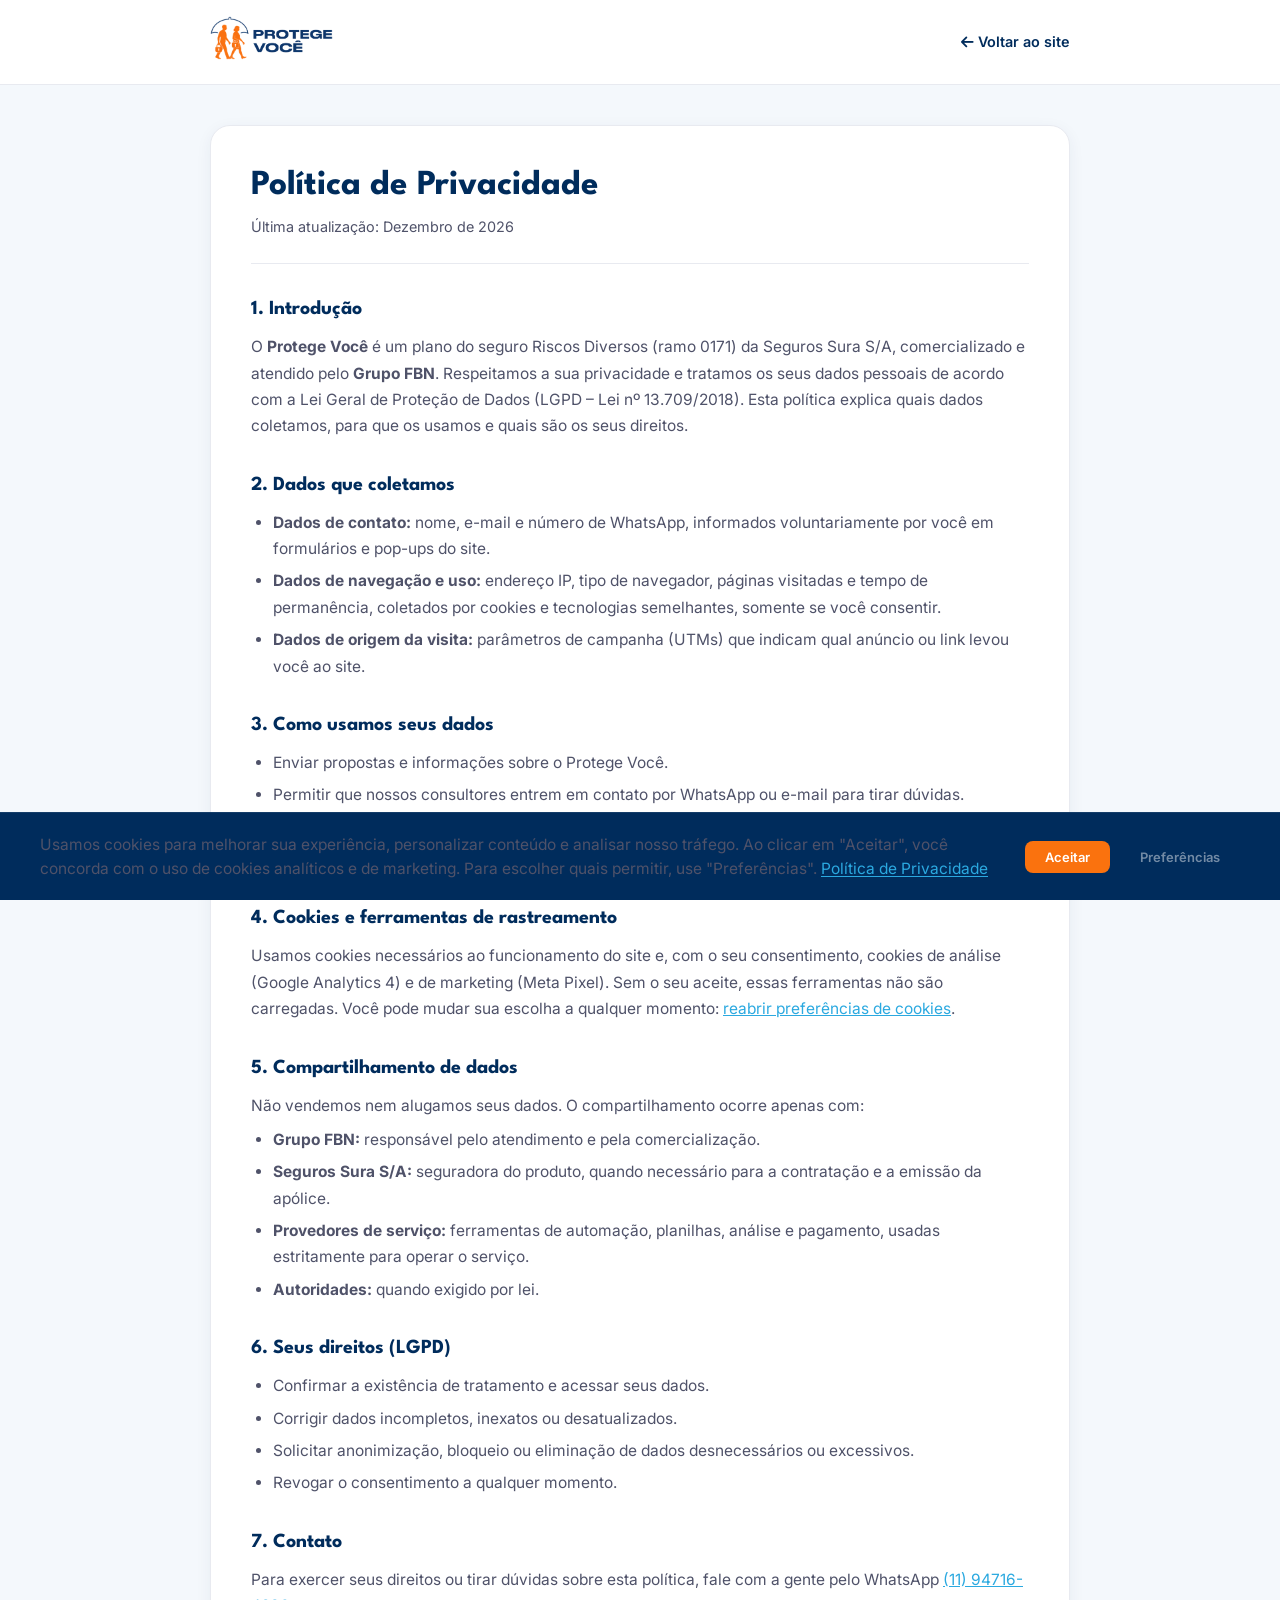
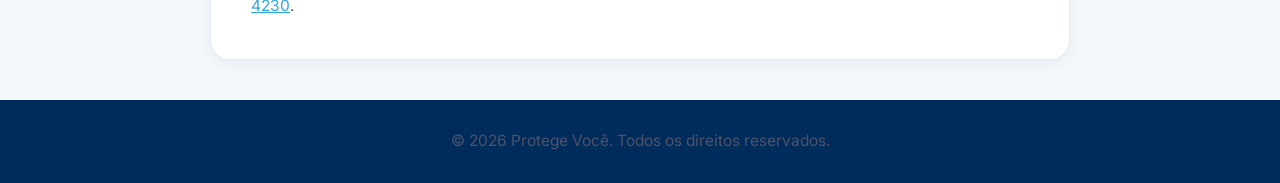
<file: politica-de-privacidade.html>
<!DOCTYPE html>
<html lang="pt-BR">
<head>
<meta charset="UTF-8" />
<meta name="viewport" content="width=device-width, initial-scale=1.0" />
<title>Política de Privacidade | Protege Você</title>
<meta name="robots" content="index, follow" />
<link rel="canonical" href="https://portal.pingseguro.com.br/politica-de-privacidade.html" />
<link rel="preconnect" href="https://fonts.googleapis.com" />
<link rel="preconnect" href="https://fonts.gstatic.com" crossorigin />
<link href="https://fonts.googleapis.com/css2?family=Inter:wght@400;500;600;700&family=League+Spartan:wght@600;700;800&display=swap" rel="stylesheet">
<link rel="stylesheet" href="https://cdnjs.cloudflare.com/ajax/libs/font-awesome/6.5.1/css/all.min.css">
<style>
:root { --azul-sura:#002C5C; --azul-acento:#2BA9E0; --laranja:#FA720E; --texto:#14213D; --texto-suave:#4F5269; --borda:#E8EAF0; --fundo:#F4F8FC; }
* { margin:0; padding:0; box-sizing:border-box; }
body { font-family:'Inter',system-ui,sans-serif; color:var(--texto); background:var(--fundo); line-height:1.7; min-height:100vh; display:flex; flex-direction:column; }
header { background:#fff; border-bottom:1px solid var(--borda); position:sticky; top:0; z-index:40; }
.bar { max-width:900px; margin:0 auto; padding:16px 20px; display:flex; justify-content:space-between; align-items:center; gap:16px; }
.bar img { height:44px; width:auto; }
.bar a.back { color:var(--azul-sura); font-size:.9rem; font-weight:600; text-decoration:none; }
.bar a.back:hover { color:var(--laranja); }
main { flex:1; max-width:900px; width:100%; margin:0 auto; padding:40px 20px; }
.card { background:#fff; border:1px solid var(--borda); border-radius:20px; padding:40px; box-shadow:0 4px 16px rgba(0,44,92,.06); }
h1 { font-family:'League Spartan',sans-serif; font-size:2.2rem; color:var(--azul-sura); line-height:1.15; margin-bottom:8px; }
.updated { color:var(--texto-suave); font-size:.9rem; padding-bottom:24px; margin-bottom:24px; border-bottom:1px solid var(--borda); }
h2 { font-family:'League Spartan',sans-serif; font-size:1.25rem; color:var(--azul-sura); margin:28px 0 8px; }
p, li { color:var(--texto-suave); font-size:.97rem; }
ul { padding-left:22px; margin-top:8px; display:flex; flex-direction:column; gap:6px; }
a { color:var(--azul-acento); }
button.link { background:none; border:none; color:var(--azul-acento); text-decoration:underline; cursor:pointer; font:inherit; padding:0; }
footer { background:var(--azul-sura); color:rgba(255,255,255,.75); text-align:center; padding:28px 20px; font-size:.85rem; }
@media (max-width:600px){ .card{padding:24px 18px;} h1{font-size:1.7rem;} }
</style>
<script>
window.PV_POPUP_CONFIG = {
  product: 'protege_voce',
  webhookUrl: 'https://n8n.grupofbn.com.br/webhook/popup-protege',
  ga4Id: 'G-ZCC1RMGQSM',
  metaPixelId: '1475604171156644',
  privacyUrl: 'politica-de-privacidade.html',
  blockedPaths: ['/obrigado', '/sucesso', '/confirmacao', 'politica-de-privacidade']
};
</script>
<link rel="stylesheet" href="popup/popup.css">
<link rel="stylesheet" href="popup/cookie-banner.css">
</head>
<body>
<header>
  <div class="bar">
    <a href="index.html"><img src="assets/logo-protege-voce-cropped.webp" alt="Protege Você" /></a>
    <a class="back" href="index.html"><i class="fas fa-arrow-left"></i> Voltar ao site</a>
  </div>
</header>

<main>
  <div class="card">
    <h1>Política de Privacidade</h1>
    <p class="updated">Última atualização: <span id="current-date">2026</span></p>

    <h2>1. Introdução</h2>
    <p>O <strong>Protege Você</strong> é um plano do seguro Riscos Diversos (ramo 0171) da Seguros Sura S/A, comercializado e atendido pelo <strong>Grupo FBN</strong>. Respeitamos a sua privacidade e tratamos os seus dados pessoais de acordo com a Lei Geral de Proteção de Dados (LGPD – Lei nº 13.709/2018). Esta política explica quais dados coletamos, para que os usamos e quais são os seus direitos.</p>

    <h2>2. Dados que coletamos</h2>
    <ul>
      <li><strong>Dados de contato:</strong> nome, e-mail e número de WhatsApp, informados voluntariamente por você em formulários e pop-ups do site.</li>
      <li><strong>Dados de navegação e uso:</strong> endereço IP, tipo de navegador, páginas visitadas e tempo de permanência, coletados por cookies e tecnologias semelhantes, somente se você consentir.</li>
      <li><strong>Dados de origem da visita:</strong> parâmetros de campanha (UTMs) que indicam qual anúncio ou link levou você ao site.</li>
    </ul>

    <h2>3. Como usamos seus dados</h2>
    <ul>
      <li>Enviar propostas e informações sobre o Protege Você.</li>
      <li>Permitir que nossos consultores entrem em contato por WhatsApp ou e-mail para tirar dúvidas.</li>
      <li>Melhorar o site e medir o desempenho das nossas campanhas.</li>
      <li>Processar a contratação, caso você siga para a etapa de checkout.</li>
    </ul>

    <h2>4. Cookies e ferramentas de rastreamento</h2>
    <p>Usamos cookies necessários ao funcionamento do site e, com o seu consentimento, cookies de análise (Google Analytics 4) e de marketing (Meta Pixel). Sem o seu aceite, essas ferramentas não são carregadas. Você pode mudar sua escolha a qualquer momento: <button type="button" class="link" id="open-cookie-prefs">reabrir preferências de cookies</button>.</p>

    <h2>5. Compartilhamento de dados</h2>
    <p>Não vendemos nem alugamos seus dados. O compartilhamento ocorre apenas com:</p>
    <ul>
      <li><strong>Grupo FBN:</strong> responsável pelo atendimento e pela comercialização.</li>
      <li><strong>Seguros Sura S/A:</strong> seguradora do produto, quando necessário para a contratação e a emissão da apólice.</li>
      <li><strong>Provedores de serviço:</strong> ferramentas de automação, planilhas, análise e pagamento, usadas estritamente para operar o serviço.</li>
      <li><strong>Autoridades:</strong> quando exigido por lei.</li>
    </ul>

    <h2>6. Seus direitos (LGPD)</h2>
    <ul>
      <li>Confirmar a existência de tratamento e acessar seus dados.</li>
      <li>Corrigir dados incompletos, inexatos ou desatualizados.</li>
      <li>Solicitar anonimização, bloqueio ou eliminação de dados desnecessários ou excessivos.</li>
      <li>Revogar o consentimento a qualquer momento.</li>
    </ul>

    <h2>7. Contato</h2>
    <p>Para exercer seus direitos ou tirar dúvidas sobre esta política, fale com a gente pelo WhatsApp <a href="https://wa.me/5511947164230?text=Ol%C3%A1!%20Tenho%20uma%20d%C3%BAvida%20sobre%20privacidade%20e%20meus%20dados." target="_blank" rel="noopener noreferrer">(11) 94716-4230</a>.</p>
  </div>
</main>

<footer>
  <p>© 2026 Protege Você. Todos os direitos reservados.</p>
</footer>

<script src="popup/pv-global.js"></script>
<script src="popup/cookie-banner.js"></script>
<script src="popup/tracking.js"></script>
<script src="popup/popup.js"></script>
<script>
var months = ["Janeiro","Fevereiro","Março","Abril","Maio","Junho","Julho","Agosto","Setembro","Outubro","Novembro","Dezembro"];
var d = new Date();
document.getElementById('current-date').textContent = months[d.getMonth()] + ' de ' + d.getFullYear();
document.getElementById('open-cookie-prefs').addEventListener('click', function () {
  if (window.PVConsent && typeof window.PVConsent.resetConsent === 'function') window.PVConsent.resetConsent();
});
</script>
</body>
</html>
</file>
<file: popup/popup.css>
/* ========================================================================
   PV EXIT POPUP - Estilos Premium (v2)
   - Ícones alinhados via flexbox (sem absolute)
   - Bordas neutras até interação
   - Erro por campo individual
   ======================================================================== */

/* Overlay */
.pv-popup-overlay {
  position: fixed;
  inset: 0;
  z-index: 99999;
  background: rgba(0, 0, 0, 0);
  backdrop-filter: blur(0px);
  display: flex;
  align-items: center;
  justify-content: center;
  padding: 1rem;
  opacity: 0;
  visibility: hidden;
  transition: all 0.4s cubic-bezier(0.16, 1, 0.3, 1);
  font-family: 'Inter', system-ui, -apple-system, sans-serif !important;
  box-sizing: border-box !important;
}

.pv-popup-overlay *:not(i):not([class*="fa-"]),
.pv-popup-overlay *::before:not([class*="fa-"]),
.pv-popup-overlay *::after:not([class*="fa-"]) {
  font-family: 'Inter', system-ui, -apple-system, sans-serif !important;
}

.pv-popup-overlay *,
.pv-popup-overlay *::before,
.pv-popup-overlay *::after {
  box-sizing: border-box !important;
}

.pv-popup-overlay.active {
  opacity: 1;
  visibility: visible;
  background: rgba(0, 0, 0, 0.6);
  backdrop-filter: blur(8px);
}

/* Container */
.pv-popup-container {
  position: relative;
  width: 100%;
  max-width: 480px;
  background: #ffffff;
  border-radius: 1.25rem;
  box-shadow:
    0 32px 64px -16px rgba(0, 0, 0, 0.25),
    0 0 0 1px rgba(0, 0, 0, 0.05);
  overflow: hidden;
  transform: scale(0.9) translateY(20px);
  transition: transform 0.5s cubic-bezier(0.16, 1, 0.3, 1);
}

.pv-popup-overlay.active .pv-popup-container {
  transform: scale(1) translateY(0);
}

/* Header gradient */
.pv-popup-header {
  background: linear-gradient(135deg, #002C5C 0%, #0A3F7A 100%);
  padding: 2rem 2rem 1.5rem;
  text-align: center;
  position: relative;
  overflow: hidden;
}

.pv-popup-header::before {
  content: '';
  position: absolute;
  top: -60%;
  right: -30%;
  width: 200px;
  height: 200px;
  background: rgba(250, 114, 14, 0.2);
  border-radius: 50%;
  filter: blur(40px);
}

.pv-popup-header::after {
  content: '';
  position: absolute;
  bottom: -40%;
  left: -20%;
  width: 160px;
  height: 160px;
  background: rgba(43, 169, 224, 0.25);
  border-radius: 50%;
  filter: blur(30px);
}

.pv-popup-badge {
  display: inline-flex;
  align-items: center;
  gap: 0.375rem;
  background: rgba(255, 255, 255, 0.12);
  backdrop-filter: blur(8px);
  border: 1px solid rgba(255, 255, 255, 0.15);
  padding: 0.375rem 0.875rem;
  border-radius: 999px;
  font-size: 0.75rem;
  font-weight: 600;
  color: #FA720E;
  margin-bottom: 1rem;
  position: relative;
  z-index: 1;
  letter-spacing: 0.02em;
}

.pv-popup-badge i {
  font-size: 0.625rem;
}

.pv-popup-headline {
  font-family: 'Inter', sans-serif;
  font-size: 1.5rem;
  font-weight: 800;
  color: #ffffff;
  line-height: 1.2;
  margin-bottom: 0.5rem;
  position: relative;
  z-index: 1;
}

.pv-popup-headline span {
  color: #FA720E;
}

.pv-popup-subtitle {
  font-family: 'Inter', sans-serif;
  font-size: 0.9375rem;
  color: rgba(255, 255, 255, 0.75);
  line-height: 1.4;
  position: relative;
  z-index: 1;
}

/* Close button */
.pv-popup-close {
  position: absolute;
  top: 0.75rem;
  right: 0.75rem;
  z-index: 10;
  width: 2rem;
  height: 2rem;
  border: none;
  background: rgba(255, 255, 255, 0.1);
  backdrop-filter: blur(4px);
  border-radius: 50%;
  color: rgba(255, 255, 255, 0.7);
  font-size: 1.125rem;
  cursor: pointer;
  display: flex;
  align-items: center;
  justify-content: center;
  transition: all 0.2s ease;
  line-height: 1;
}

.pv-popup-close:hover {
  background: rgba(255, 255, 255, 0.2);
  color: #ffffff;
  transform: rotate(90deg);
}

/* Form body */
.pv-popup-body {
  padding: 1.5rem 2rem 2rem;
}

.pv-popup-form {
  display: flex;
  flex-direction: column;
  gap: 0.875rem;
}

/* ============================================================
   INPUT GROUP - Ícone + Input alinhados via flexbox
   ============================================================ */
.pv-popup-field {
  display: flex;
  flex-direction: column;
  gap: 0;
}

.pv-popup-input-row {
  display: flex;
  align-items: center;
  gap: 0;
  border: 1.5px solid #e2e8f0 !important;
  border-radius: 0.625rem !important;
  background: #f8fafc !important;
  transition: border-color 0.2s ease, box-shadow 0.2s ease, background-color 0.2s ease;
  overflow: hidden;
  box-shadow: none !important;
  margin: 0 !important;
  padding: 0 !important;
}

/* Ícone dentro do row - alinhado perfeitamente */
.pv-popup-input-row .pv-popup-icon {
  display: flex;
  align-items: center;
  justify-content: center;
  width: 2.75rem;
  min-width: 2.75rem;
  height: 2.75rem;
  color: #94a3b8;
  font-size: 0.875rem;
  transition: color 0.2s ease;
  flex-shrink: 0;
}

.pv-popup-input-row .pv-popup-icon i {
  margin: 0 !important;
  padding: 0 !important;
  line-height: 1 !important;
  display: block !important;
}

/* Input dentro do row - sem borda própria */
.pv-popup-input {
  flex: 1;
  height: 2.75rem;
  padding: 0 0.875rem 0 0 !important;
  margin: 0 !important;
  border: none !important;
  background: transparent !important;
  font-family: 'Inter', system-ui, -apple-system, sans-serif !important;
  font-size: 0.875rem !important;
  font-weight: 400 !important;
  line-height: normal !important;
  color: #1e293b !important;
  outline: none !important;
  box-shadow: none !important;
  min-width: 0;
}

.pv-popup-input::placeholder {
  color: #94a3b8;
}

/* Focus no row inteiro */
.pv-popup-input-row:focus-within {
  border-color: #2BA9E0 !important;
  background: #ffffff !important;
  box-shadow: 0 0 0 3px rgba(43, 169, 224, 0.15) !important;
}

.pv-popup-input-row:focus-within .pv-popup-icon {
  color: #2BA9E0 !important;
}

/* Estado de erro - borda vermelha no row, NÃO no input */
.pv-popup-input-row.has-error {
  border-color: #ef4444;
  background: #fef2f2;
}

.pv-popup-input-row.has-error:focus-within {
  box-shadow: 0 0 0 3px rgba(239, 68, 68, 0.1);
}

.pv-popup-input-row.has-error .pv-popup-icon {
  color: #ef4444;
}

/* Mensagem de erro por campo */
.pv-popup-error-msg {
  display: none;
  font-size: 0.75rem;
  color: #ef4444;
  margin-top: 0.25rem;
  padding-left: 0.25rem;
  font-weight: 500;
}

.pv-popup-error-msg.visible {
  display: block;
  animation: pv-slideDown 0.25s ease;
}

@keyframes pv-slideDown {
  from {
    opacity: 0;
    transform: translateY(-4px);
  }
  to {
    opacity: 1;
    transform: translateY(0);
  }
}

/* CTA Button */
.pv-popup-cta {
  width: 100%;
  height: 3rem;
  border: none;
  border-radius: 0.625rem;
  background: linear-gradient(135deg, #FA720E 0%, #e0630a 100%);
  color: #ffffff;
  font-family: 'Inter', sans-serif;
  font-size: 0.9375rem;
  font-weight: 700;
  cursor: pointer;
  display: flex;
  align-items: center;
  justify-content: center;
  gap: 0.5rem;
  transition: all 0.25s ease;
  margin-top: 0.25rem;
  position: relative;
  overflow: hidden;
}

.pv-popup-cta::before {
  content: '';
  position: absolute;
  inset: 0;
  background: linear-gradient(135deg, rgba(255,255,255,0.1), transparent);
  opacity: 0;
  transition: opacity 0.25s;
}

.pv-popup-cta:hover::before {
  opacity: 1;
}

.pv-popup-cta:hover {
  transform: translateY(-1px);
  box-shadow: 0 8px 24px -4px rgba(250, 114, 14, 0.4);
}

.pv-popup-cta:active {
  transform: translateY(0);
}

.pv-popup-cta:disabled {
  opacity: 0.7;
  cursor: not-allowed;
  transform: none !important;
  box-shadow: none !important;
}

.pv-popup-cta i {
  font-size: 0.875rem;
}

/* Loading state */
.pv-popup-cta .pv-spinner {
  display: none;
  width: 1.125rem;
  height: 1.125rem;
  border: 2px solid rgba(255, 255, 255, 0.3);
  border-top-color: #ffffff;
  border-radius: 50%;
  animation: pv-spin 0.6s linear infinite;
}

.pv-popup-cta.loading .pv-spinner {
  display: block;
}

.pv-popup-cta.loading .pv-cta-text,
.pv-popup-cta.loading .pv-cta-icon {
  display: none;
}

@keyframes pv-spin {
  to { transform: rotate(360deg); }
}

/* Trust note */
.pv-popup-trust {
  display: flex;
  align-items: center;
  justify-content: center;
  gap: 0.375rem;
  margin-top: 0.75rem;
  font-size: 0.6875rem;
  color: #64748b;
  text-align: center;
  line-height: 1.4;
}

.pv-popup-trust i {
  font-size: 0.5625rem;
  flex-shrink: 0;
}

/* Success state */
.pv-popup-success {
  display: none;
  text-align: center;
  padding: 2rem;
}

.pv-popup-success.visible {
  display: block;
  animation: pv-fadeUp 0.5s ease;
}

@keyframes pv-fadeUp {
  from { opacity: 0; transform: translateY(12px); }
  to { opacity: 1; transform: translateY(0); }
}

.pv-popup-success-icon {
  width: 4rem;
  height: 4rem;
  margin: 0 auto 1rem;
  background: linear-gradient(135deg, #22c55e, #16a34a);
  border-radius: 50%;
  display: flex;
  align-items: center;
  justify-content: center;
  box-shadow: 0 8px 24px -4px rgba(34, 197, 94, 0.35);
}

.pv-popup-success-icon i {
  color: #ffffff;
  font-size: 1.75rem;
}

.pv-popup-success-title {
  font-family: 'Inter', sans-serif;
  font-size: 1.25rem;
  font-weight: 800;
  color: #1e293b;
  margin-bottom: 0.375rem;
}

.pv-popup-success-text {
  font-family: 'Inter', sans-serif;
  font-size: 0.875rem;
  color: #64748b;
  line-height: 1.5;
}

/* Responsive - Mobile sheet */
@media (max-width: 480px) {
  .pv-popup-overlay {
    align-items: flex-end;
    padding: 0;
  }

  .pv-popup-container {
    max-width: 100%;
    border-radius: 1.25rem 1.25rem 0 0;
    max-height: 92vh;
    overflow-y: auto;
    transform: translateY(100%);
  }

  .pv-popup-overlay.active .pv-popup-container {
    transform: translateY(0);
  }

  .pv-popup-header {
    padding: 1.5rem 1.25rem 1.25rem;
  }

  .pv-popup-headline {
    font-size: 1.25rem;
  }

  .pv-popup-body {
    padding: 1.25rem;
  }

  .pv-popup-input {
    height: 2.625rem;
    font-size: 1rem;
  }

  .pv-popup-input-row {
    height: auto;
  }

  .pv-popup-input-row .pv-popup-icon {
    height: 2.625rem;
    width: 2.625rem;
    min-width: 2.625rem;
  }

  .pv-popup-cta {
    height: 2.875rem;
  }
}

/* Accessibility */
.pv-popup-close:focus-visible,
.pv-popup-input:focus-visible,
.pv-popup-cta:focus-visible {
  outline: 2px solid #2BA9E0;
  outline-offset: 2px;
}

/* Reduced motion */
@media (prefers-reduced-motion: reduce) {
  .pv-popup-overlay,
  .pv-popup-container,
  .pv-popup-input-row,
  .pv-popup-cta,
  .pv-popup-close {
    transition: none !important;
    animation: none !important;
  }
}
</file>
<file: popup/cookie-banner.css>
/* ========================================================================
   PV COOKIE BANNER - Estilos
   ======================================================================== */

/* Banner container */
.pv-cookie-banner {
  position: fixed;
  bottom: 0;
  left: 0;
  right: 0;
  z-index: 99998;
  background: #002C5C;
  border-top: 1px solid rgba(255, 255, 255, 0.08);
  padding: 1.25rem 1.5rem;
  transform: translateY(100%);
  transition: transform 0.5s cubic-bezier(0.16, 1, 0.3, 1);
  font-family: 'Inter', system-ui, -apple-system, sans-serif !important;
  box-sizing: border-box !important;
}

.pv-cookie-banner *:not(i):not([class*="fa-"]),
.pv-cookie-banner *::before:not([class*="fa-"]),
.pv-cookie-banner *::after:not([class*="fa-"]) {
  font-family: 'Inter', system-ui, -apple-system, sans-serif !important;
}

.pv-cookie-banner *,
.pv-cookie-banner *::before,
.pv-cookie-banner *::after {
  box-sizing: border-box !important;
}

.pv-cookie-banner.visible {
  transform: translateY(0);
}

.pv-cookie-inner {
  max-width: 1200px;
  margin: 0 auto;
  display: flex;
  align-items: center;
  justify-content: space-between;
  gap: 1.5rem;
}

/* Texto */
.pv-cookie-text {
  flex: 1;
  color: rgba(255, 255, 255, 0.85);
  font-size: 0.8125rem;
  line-height: 1.5;
}

.pv-cookie-text a {
  color: #2BA9E0;
  text-decoration: underline;
  text-underline-offset: 2px;
}

.pv-cookie-text a:hover {
  color: #7fd0f0;
}

/* Botões */
.pv-cookie-actions {
  display: flex;
  align-items: center;
  gap: 0.625rem;
  flex-shrink: 0;
}

.pv-cookie-btn {
  border: none !important;
  border-radius: 0.5rem !important;
  padding: 0.5rem 1.25rem !important;
  margin: 0 !important;
  font-family: 'Inter', system-ui, -apple-system, sans-serif !important;
  font-size: 0.8125rem !important;
  font-weight: 600 !important;
  line-height: normal !important;
  cursor: pointer !important;
  transition: all 0.2s ease !important;
  white-space: nowrap !important;
  box-shadow: none !important;
  text-transform: none !important;
}

.pv-cookie-btn-accept {
  background: #FA720E;
  color: #ffffff;
}

.pv-cookie-btn-accept:hover {
  background: #e0630a;
  box-shadow: 0 4px 12px rgba(250, 114, 14, 0.3);
}

.pv-cookie-btn-reject {
  background: transparent;
  color: rgba(255, 255, 255, 0.6);
  border: 1px solid rgba(255, 255, 255, 0.15);
}

.pv-cookie-btn-reject:hover {
  color: rgba(255, 255, 255, 0.9);
  border-color: rgba(255, 255, 255, 0.3);
}

.pv-cookie-btn-prefs {
  background: transparent;
  color: rgba(255, 255, 255, 0.45);
  padding: 0.5rem 0.75rem;
  font-size: 0.75rem;
}

.pv-cookie-btn-prefs:hover {
  color: rgba(255, 255, 255, 0.8);
}

/* Painel de preferências */
.pv-cookie-prefs {
  display: none;
  margin-top: 1rem;
  padding-top: 1rem;
  border-top: 1px solid rgba(255, 255, 255, 0.08);
}

.pv-cookie-prefs.visible {
  display: block;
  animation: pvCookieFade 0.3s ease;
}

@keyframes pvCookieFade {
  from { opacity: 0; transform: translateY(8px); }
  to { opacity: 1; transform: translateY(0); }
}

.pv-cookie-category {
  display: flex;
  align-items: center;
  justify-content: space-between;
  padding: 0.625rem 0;
}

.pv-cookie-category + .pv-cookie-category {
  border-top: 1px solid rgba(255, 255, 255, 0.05);
}

.pv-cookie-cat-info {
  flex: 1;
}

.pv-cookie-cat-name {
  font-size: 0.8125rem;
  font-weight: 600;
  color: rgba(255, 255, 255, 0.9);
  margin-bottom: 0.125rem;
}

.pv-cookie-cat-desc {
  font-size: 0.6875rem;
  color: rgba(255, 255, 255, 0.45);
}

/* Toggle switch */
.pv-cookie-toggle {
  position: relative;
  width: 2.5rem;
  height: 1.375rem;
  flex-shrink: 0;
}

.pv-cookie-toggle input {
  opacity: 0;
  width: 0;
  height: 0;
  position: absolute;
}

.pv-cookie-toggle-track {
  position: absolute;
  inset: 0;
  background: rgba(255, 255, 255, 0.15);
  border-radius: 999px;
  cursor: pointer;
  transition: background 0.2s;
}

.pv-cookie-toggle-track::after {
  content: '';
  position: absolute;
  top: 2px;
  left: 2px;
  width: 1.125rem;
  height: 1.125rem;
  border-radius: 50%;
  background: #ffffff;
  transition: transform 0.2s ease;
}

.pv-cookie-toggle input:checked + .pv-cookie-toggle-track {
  background: #FA720E;
}

.pv-cookie-toggle input:checked + .pv-cookie-toggle-track::after {
  transform: translateX(1.125rem);
}

.pv-cookie-toggle input:disabled + .pv-cookie-toggle-track {
  opacity: 0.5;
  cursor: not-allowed;
}

.pv-cookie-prefs-save {
  margin-top: 0.75rem;
  display: flex;
  justify-content: flex-end;
}

/* Responsive */
@media (max-width: 640px) {
  .pv-cookie-banner {
    padding: 0.875rem 1rem calc(0.875rem + env(safe-area-inset-bottom));
  }

  .pv-cookie-inner {
    flex-direction: column;
    align-items: stretch;
    gap: 0.75rem;
  }

  .pv-cookie-text {
    font-size: 0.75rem;
    line-height: 1.45;
  }

  .pv-cookie-actions {
    flex-direction: row;
    gap: 0.5rem;
  }

  .pv-cookie-btn {
    flex: 1;
    text-align: center;
    padding: 0.7rem 0.5rem !important;
  }

  .pv-cookie-btn-prefs {
    border: 1px solid rgba(255, 255, 255, 0.35) !important;
    color: rgba(255, 255, 255, 0.9) !important;
  }
}
</file>
